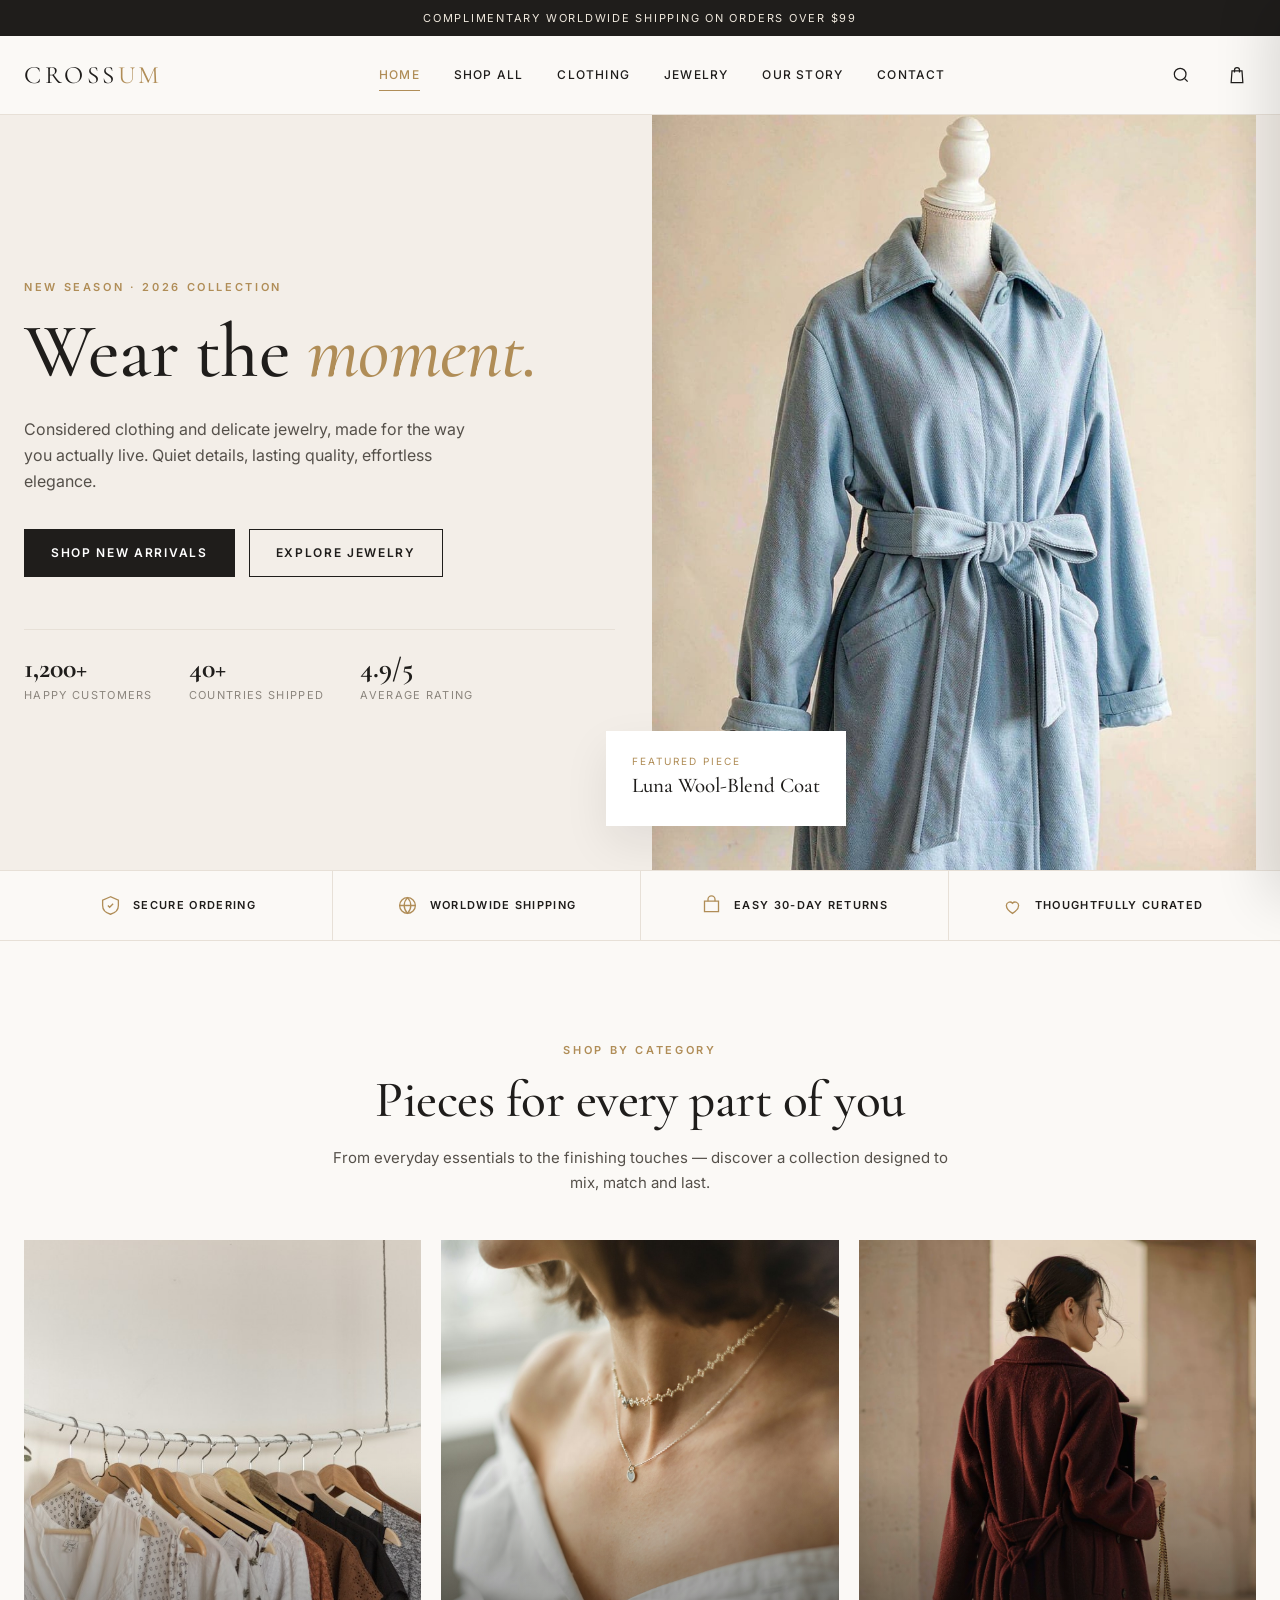
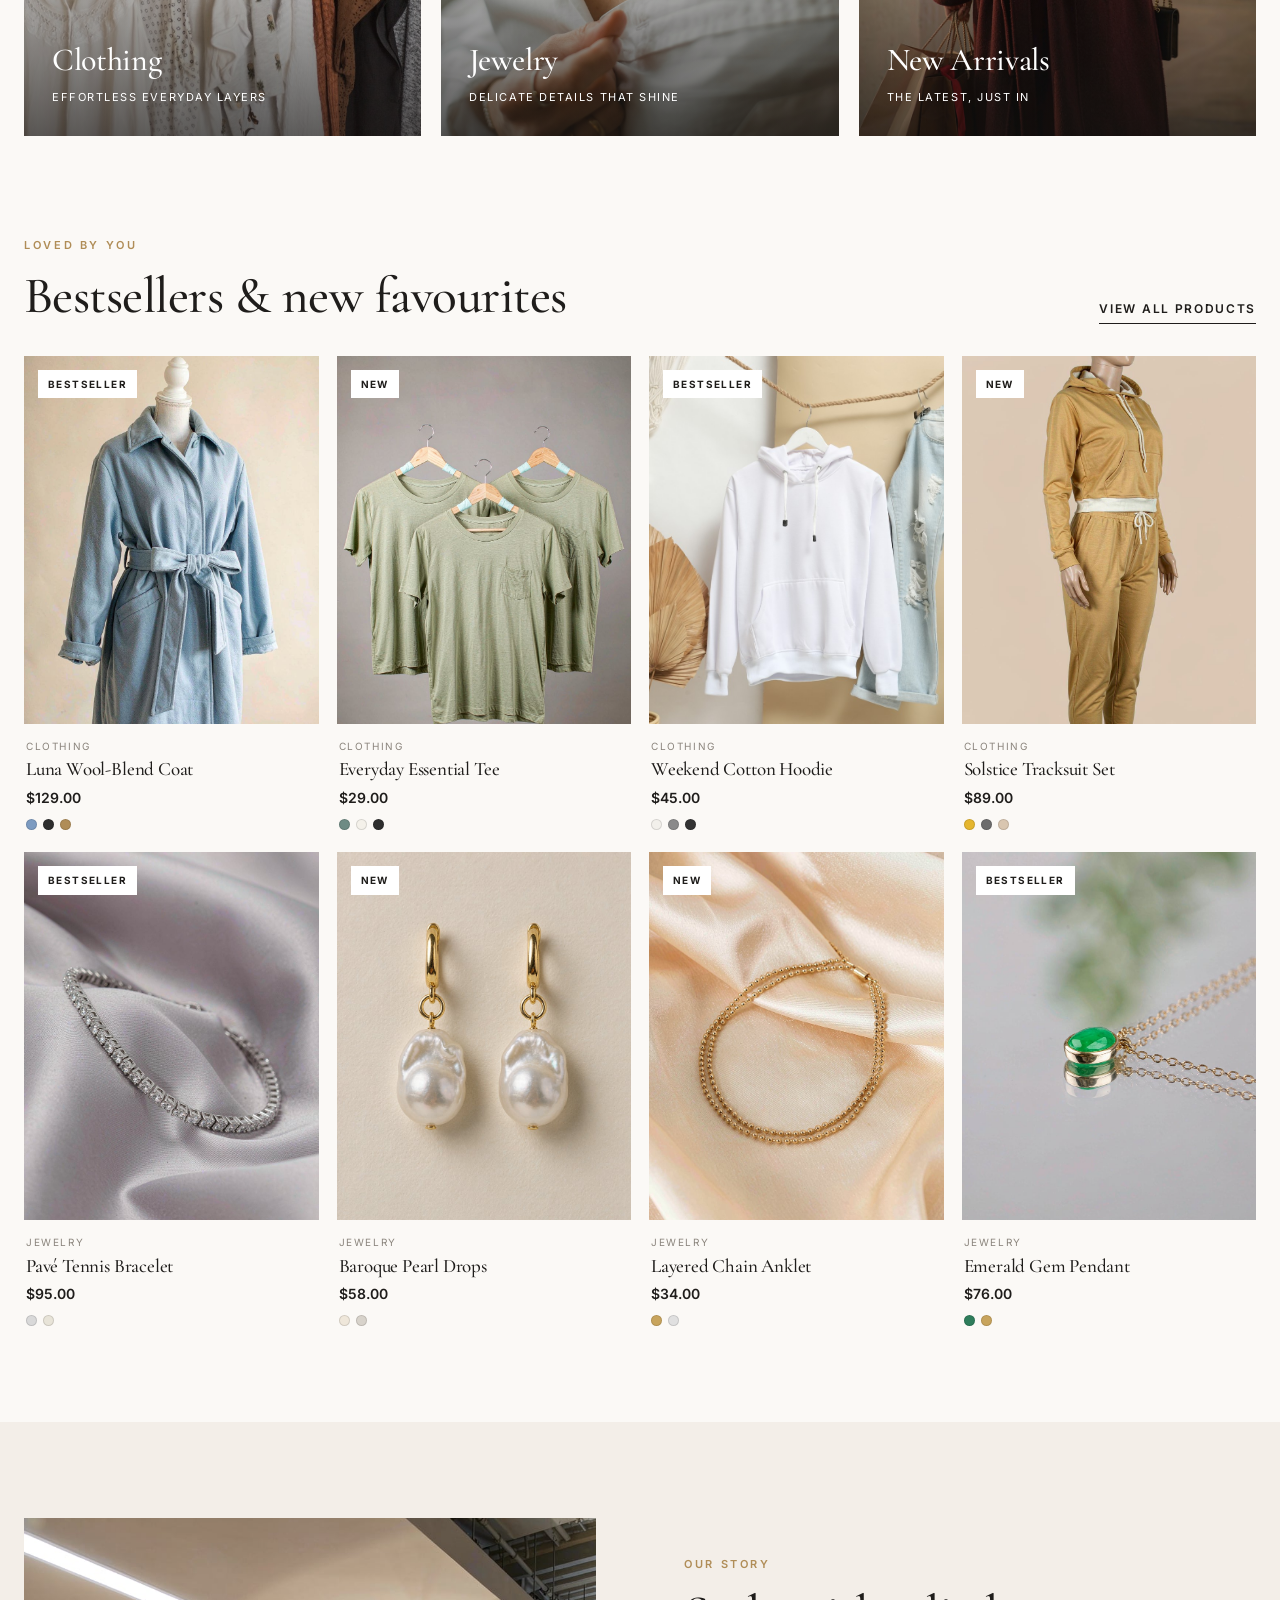
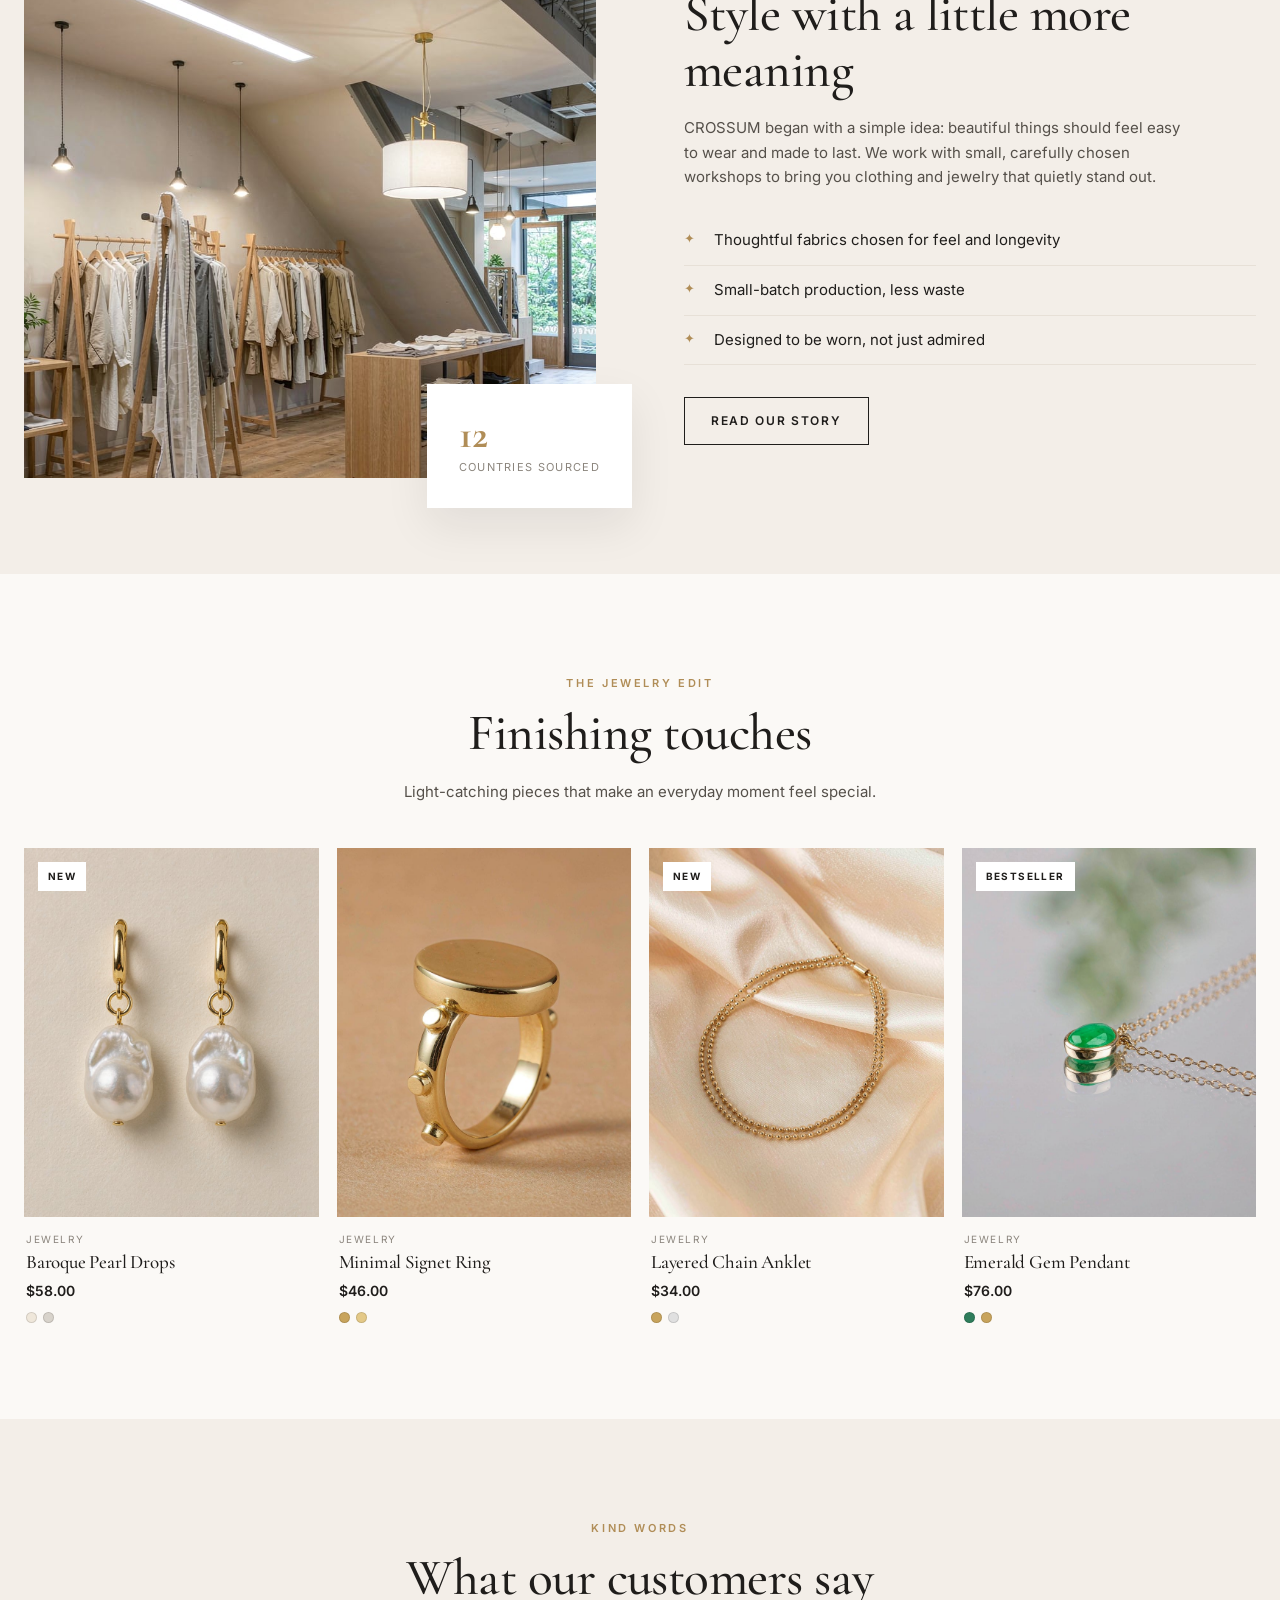
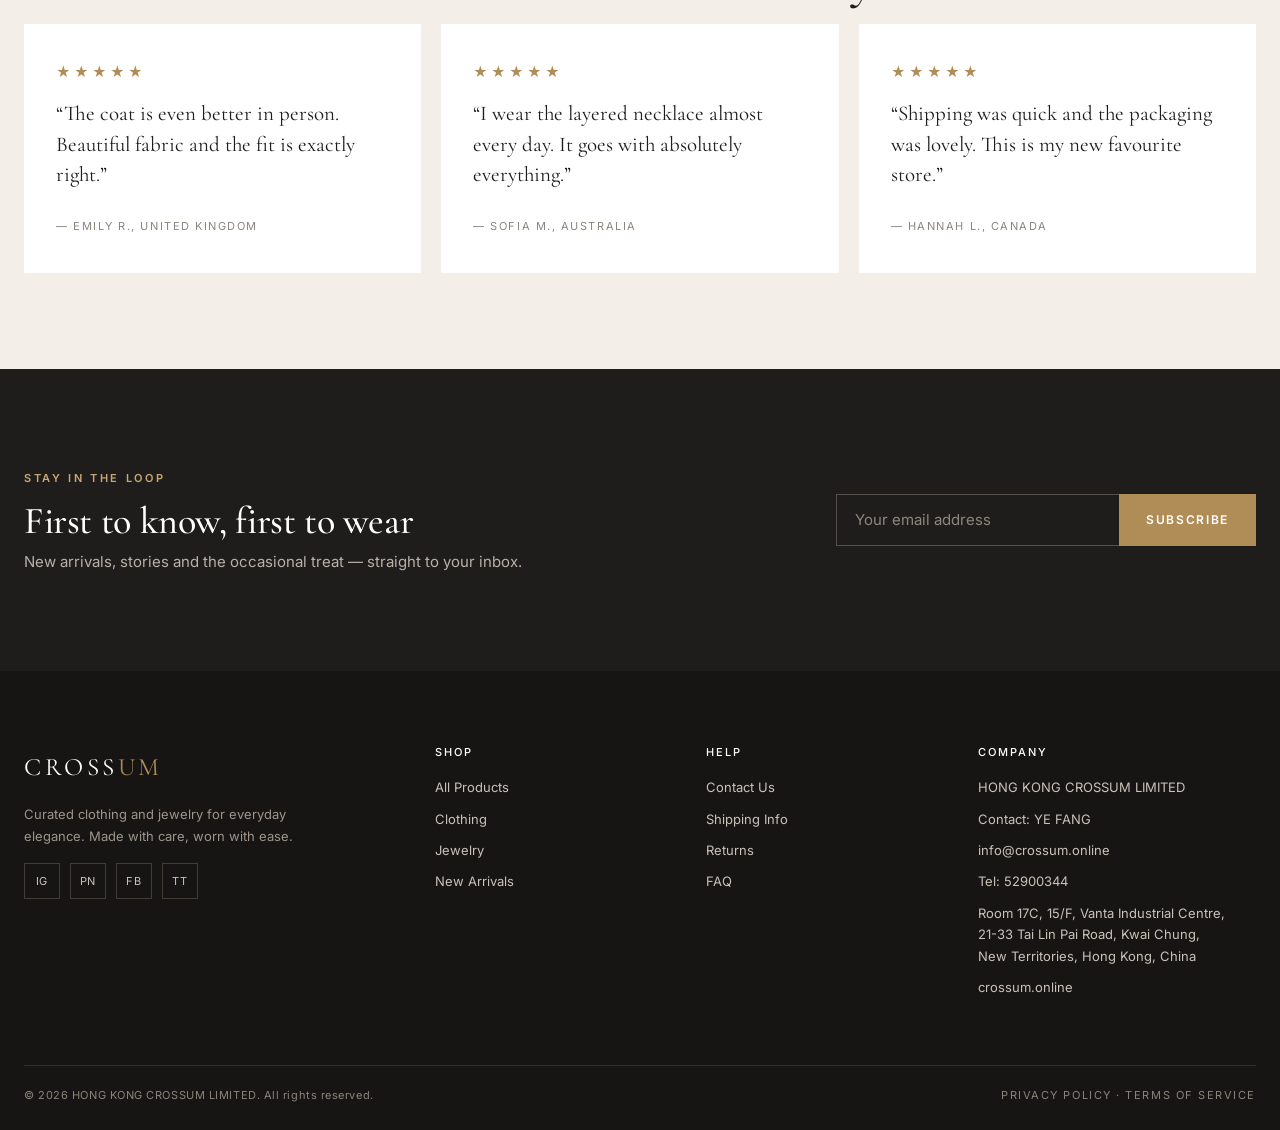
<file: index.html>
<!DOCTYPE html>
<html lang="en">
<head>
  <meta charset="UTF-8">
  <meta name="viewport" content="width=device-width, initial-scale=1.0">
  <title>CROSSUM | Effortless Style, Thoughtfully Made</title>
  <meta name="description" content="CROSSUM — curated clothing and jewelry for everyday elegance. Worldwide shipping.">
  <link rel="canonical" href="https://crossum.online/">
  <meta property="og:site_name" content="CROSSUM">
  <link rel="preconnect" href="https://fonts.googleapis.com">
  <link rel="preconnect" href="https://fonts.gstatic.com" crossorigin>
  <link href="https://fonts.googleapis.com/css2?family=Cormorant+Garamond:ital,wght@0,400;0,500;0,600;1,400;1,500&family=Inter:wght@400;500;600;700&display=swap" rel="stylesheet">
  <link rel="stylesheet" href="css/style.css">
</head>
<body>

  <div class="announcement">Complimentary worldwide shipping on orders over $99</div>

  <header class="site-header">
    <div class="container header-inner">
      <button class="icon-btn menu-toggle" id="mobile-toggle" aria-label="Open menu">
        <svg viewBox="0 0 24 24" fill="none" stroke="currentColor" stroke-width="1.6"><path d="M3 6h18M3 12h18M3 18h18"/></svg>
      </button>
      <a href="index.html" class="logo">CROSS<span>UM</span></a>
      <nav class="main-nav">
        <a href="index.html" class="active">Home</a>
        <a href="shop.html">Shop All</a>
        <a href="shop.html?category=clothing">Clothing</a>
        <a href="shop.html?category=jewelry">Jewelry</a>
        <a href="about.html">Our Story</a>
        <a href="contact.html">Contact</a>
      </nav>
      <div class="header-actions">
        <a class="icon-btn" href="shop.html" aria-label="Search products">
          <svg viewBox="0 0 24 24" fill="none" stroke="currentColor" stroke-width="1.5"><circle cx="11" cy="11" r="7"/><path d="m20 20-3.5-3.5"/></svg>
        </a>
        <button class="icon-btn cart-open" aria-label="Open shopping bag">
          <svg viewBox="0 0 24 24" fill="none" stroke="currentColor" stroke-width="1.5"><path d="M6 7h12l1 14H5L6 7Z"/><path d="M9 9V6a3 3 0 0 1 6 0v3"/></svg>
          <span class="cart-count">0</span>
        </button>
      </div>
    </div>
  </header>

  <div class="mobile-menu" id="mobile-menu">
    <button class="close-btn" id="mobile-close" aria-label="Close menu" style="position:absolute;top:20px;right:24px">×</button>
    <a href="index.html">Home</a>
    <a href="shop.html">Shop All</a>
    <a href="shop.html?category=clothing">Clothing</a>
    <a href="shop.html?category=jewelry">Jewelry</a>
    <a href="about.html">Our Story</a>
    <a href="contact.html">Contact</a>
  </div>

  <main>
    <section class="hero">
      <div class="container hero-grid">
        <div class="hero-copy">
          <span class="eyebrow">New Season · 2026 Collection</span>
          <h1>Wear the <em>moment.</em></h1>
          <p class="lead">Considered clothing and delicate jewelry, made for the way you actually live. Quiet details, lasting quality, effortless elegance.</p>
          <div class="hero-buttons">
            <a href="shop.html" class="btn">Shop New Arrivals</a>
            <a href="shop.html?category=jewelry" class="btn btn-outline">Explore Jewelry</a>
          </div>
          <div class="hero-meta">
            <div><strong>1,200+</strong><span>Happy customers</span></div>
            <div><strong>40+</strong><span>Countries shipped</span></div>
            <div><strong>4.9/5</strong><span>Average rating</span></div>
          </div>
        </div>
        <div class="hero-visual">
          <img src="assets/images/product-coat.jpg" alt="Model wearing the Luna wool-blend coat in Milan">
          <div class="hero-tag"><span>Featured Piece</span><strong>Luna Wool-Blend Coat</strong></div>
        </div>
      </div>
    </section>

    <section class="trust-strip">
      <div class="container trust-grid">
        <div class="trust-item">
          <svg viewBox="0 0 24 24" fill="none" stroke="currentColor" stroke-width="1.5"><path d="M12 2 3 6v6c0 5 3.8 8.6 9 10 5.2-1.4 9-5 9-10V6l-9-4Z"/><path d="m9 12 2 2 4-4"/></svg>
          Secure Ordering
        </div>
        <div class="trust-item">
          <svg viewBox="0 0 24 24" fill="none" stroke="currentColor" stroke-width="1.5"><circle cx="12" cy="12" r="9"/><path d="M3 12h18M12 3c2.5 2.7 3.8 5.7 3.8 9S14.5 18.3 12 21c-2.5-2.7-3.8-5.7-3.8-9S9.5 5.7 12 3Z"/></svg>
          Worldwide Shipping
        </div>
        <div class="trust-item">
          <svg viewBox="0 0 24 24" fill="none" stroke="currentColor" stroke-width="1.5"><path d="M4 7h16v12H4z"/><path d="M8 7V5a4 4 0 0 1 8 0v2"/></svg>
          Easy 30-Day Returns
        </div>
        <div class="trust-item">
          <svg viewBox="0 0 24 24" fill="none" stroke="currentColor" stroke-width="1.5"><path d="M12 21s-7-4.4-7-9a4 4 0 0 1 7-2.6A4 4 0 0 1 19 12c0 4.6-7 9-7 9Z"/></svg>
          Thoughtfully Curated
        </div>
      </div>
    </section>

    <section class="section">
      <div class="container">
        <div class="text-center">
          <span class="eyebrow">Shop by Category</span>
          <h2>Pieces for every part of you</h2>
          <p class="section-intro">From everyday essentials to the finishing touches — discover a collection designed to mix, match and last.</p>
        </div>
        <div class="cat-grid">
          <a class="cat-card" href="shop.html?category=clothing">
            <img src="assets/images/product-blouse.jpg" alt="Clothing collection" loading="lazy">
            <div class="cat-card-body"><h3>Clothing</h3><span>Effortless everyday layers</span></div>
          </a>
          <a class="cat-card" href="shop.html?category=jewelry">
            <img src="assets/images/product-layered-necklace.jpg" alt="Jewelry collection" loading="lazy">
            <div class="cat-card-body"><h3>Jewelry</h3><span>Delicate details that shine</span></div>
          </a>
          <a class="cat-card" href="shop.html">
            <img src="assets/images/hero-shopping.jpg" alt="New arrivals" loading="lazy">
            <div class="cat-card-body"><h3>New Arrivals</h3><span>The latest, just in</span></div>
          </a>
        </div>
      </div>
    </section>

    <section class="section" style="padding-top:0">
      <div class="container">
        <div style="display:flex;justify-content:space-between;align-items:end;gap:20px;margin-bottom:32px;flex-wrap:wrap">
          <div>
            <span class="eyebrow">Loved by you</span>
            <h2 style="margin:0">Bestsellers & new favourites</h2>
          </div>
          <a href="shop.html" class="link-underline">View all products</a>
        </div>
        <div class="product-grid" id="featured-grid"></div>
      </div>
    </section>

    <section class="section" style="background:var(--paper-2)">
      <div class="container story-grid">
        <div class="story-visual">
          <img src="assets/images/about-store.jpg" alt="The CROSSUM studio" loading="lazy">
          <div class="story-note"><strong>12</strong><span>Countries sourced</span></div>
        </div>
        <div class="story-copy">
          <span class="eyebrow">Our Story</span>
          <h2>Style with a little more meaning</h2>
          <p>CROSSUM began with a simple idea: beautiful things should feel easy to wear and made to last. We work with small, carefully chosen workshops to bring you clothing and jewelry that quietly stand out.</p>
          <ul class="story-list">
            <li>Thoughtful fabrics chosen for feel and longevity</li>
            <li>Small-batch production, less waste</li>
            <li>Designed to be worn, not just admired</li>
          </ul>
          <a href="about.html" class="btn btn-outline">Read our story</a>
        </div>
      </div>
    </section>

    <section class="section">
      <div class="container">
        <div class="text-center">
          <span class="eyebrow">The Jewelry Edit</span>
          <h2>Finishing touches</h2>
          <p class="section-intro">Light-catching pieces that make an everyday moment feel special.</p>
        </div>
        <div class="product-grid" id="new-grid"></div>
      </div>
    </section>

    <section class="section testimonials">
      <div class="container">
        <div class="text-center">
          <span class="eyebrow">Kind words</span>
          <h2>What our customers say</h2>
        </div>
        <div class="testi-grid">
          <div class="testi-card">
            <div class="stars">★★★★★</div>
            <blockquote>“The coat is even better in person. Beautiful fabric and the fit is exactly right.”</blockquote>
            <cite>— Emily R., United Kingdom</cite>
          </div>
          <div class="testi-card">
            <div class="stars">★★★★★</div>
            <blockquote>“I wear the layered necklace almost every day. It goes with absolutely everything.”</blockquote>
            <cite>— Sofia M., Australia</cite>
          </div>
          <div class="testi-card">
            <div class="stars">★★★★★</div>
            <blockquote>“Shipping was quick and the packaging was lovely. This is my new favourite store.”</blockquote>
            <cite>— Hannah L., Canada</cite>
          </div>
        </div>
      </div>
    </section>

    <section class="section newsletter">
      <div class="container">
        <div>
          <span class="eyebrow" style="color:#c9a873">Stay in the loop</span>
          <h2>First to know, first to wear</h2>
          <p>New arrivals, stories and the occasional treat — straight to your inbox.</p>
        </div>
        <form class="newsletter-form" id="newsletter-form">
          <input type="email" placeholder="Your email address" aria-label="Email address" required>
          <button type="submit" class="btn btn-gold">Subscribe</button>
        </form>
      </div>
    </section>
  </main>

  <footer class="site-footer">
    <div class="container footer-grid">
      <div>
        <a href="index.html" class="logo">CROSS<span>UM</span></a>
        <p>Curated clothing and jewelry for everyday elegance. Made with care, worn with ease.</p>
        <div class="socials">
          <a href="#" aria-label="Instagram">IG</a><a href="#" aria-label="Pinterest">PN</a><a href="#" aria-label="Facebook">FB</a><a href="#" aria-label="TikTok">TT</a>
        </div>
      </div>
      <div>
        <h4>Shop</h4>
        <ul><li><a href="shop.html">All Products</a></li><li><a href="shop.html?category=clothing">Clothing</a></li><li><a href="shop.html?category=jewelry">Jewelry</a></li><li><a href="shop.html">New Arrivals</a></li></ul>
      </div>
      <div>
        <h4>Help</h4>
        <ul><li><a href="contact.html">Contact Us</a></li><li><a href="contact.html">Shipping Info</a></li><li><a href="contact.html">Returns</a></li><li><a href="contact.html">FAQ</a></li></ul>
      </div>
      <div>
        <h4>Company</h4>
        <ul>
          <li>HONG KONG CROSSUM LIMITED</li>
          <li>Contact: YE FANG</li>
          <li><a href="mailto:info@crossum.online">info@crossum.online</a></li>
          <li>Tel: 52900344</li>
          <li>Room 17C, 15/F, Vanta Industrial Centre,<br>21-33 Tai Lin Pai Road, Kwai Chung,<br>New Territories, Hong Kong, China</li>
          <li><a href="https://crossum.online" target="_blank" rel="noopener">crossum.online</a></li>
        </ul>
      </div>
    </div>
    <div class="container footer-bottom">
      <span>© 2026 HONG KONG CROSSUM LIMITED. All rights reserved.</span>
      <span>Privacy Policy · Terms of Service</span>
    </div>
  </footer>

  <div class="drawer-overlay" id="drawer-overlay"></div>
  <aside class="cart-drawer" id="cart-drawer" aria-label="Shopping bag">
    <div class="drawer-head"><h2>Your Bag</h2><button class="close-btn" id="drawer-close" aria-label="Close bag">×</button></div>
    <div class="cart-items" id="cart-items"></div>
    <div class="drawer-foot">
      <div class="subtotal-row"><span>Subtotal</span><strong id="cart-subtotal">$0.00</strong></div>
      <p class="drawer-note">Shipping calculated at checkout. Taxes included.</p>
      <button type="button" class="btn btn-block" id="checkout-btn">Proceed to Checkout</button>
    </div>
  </aside>

  <div class="modal-overlay" id="soon-modal">
    <div class="soon-modal" role="dialog" aria-modal="true" aria-labelledby="soon-title">
      <button class="close-btn" data-close-soon aria-label="Close" style="position:absolute;top:12px;right:16px">×</button>
      <div class="soon-icon">✦</div>
      <h2 id="soon-title">Coming Soon!</h2>
      <p>Online payment is not available just yet. We are getting everything ready — thank you for your patience.</p>
      <button type="button" class="btn" data-close-soon>Continue Browsing</button>
    </div>
  </div>
  <div class="toast" id="toast"></div>

  <script src="js/products.js"></script>
  <script src="js/main.js"></script>
</body>
</html>
</file>
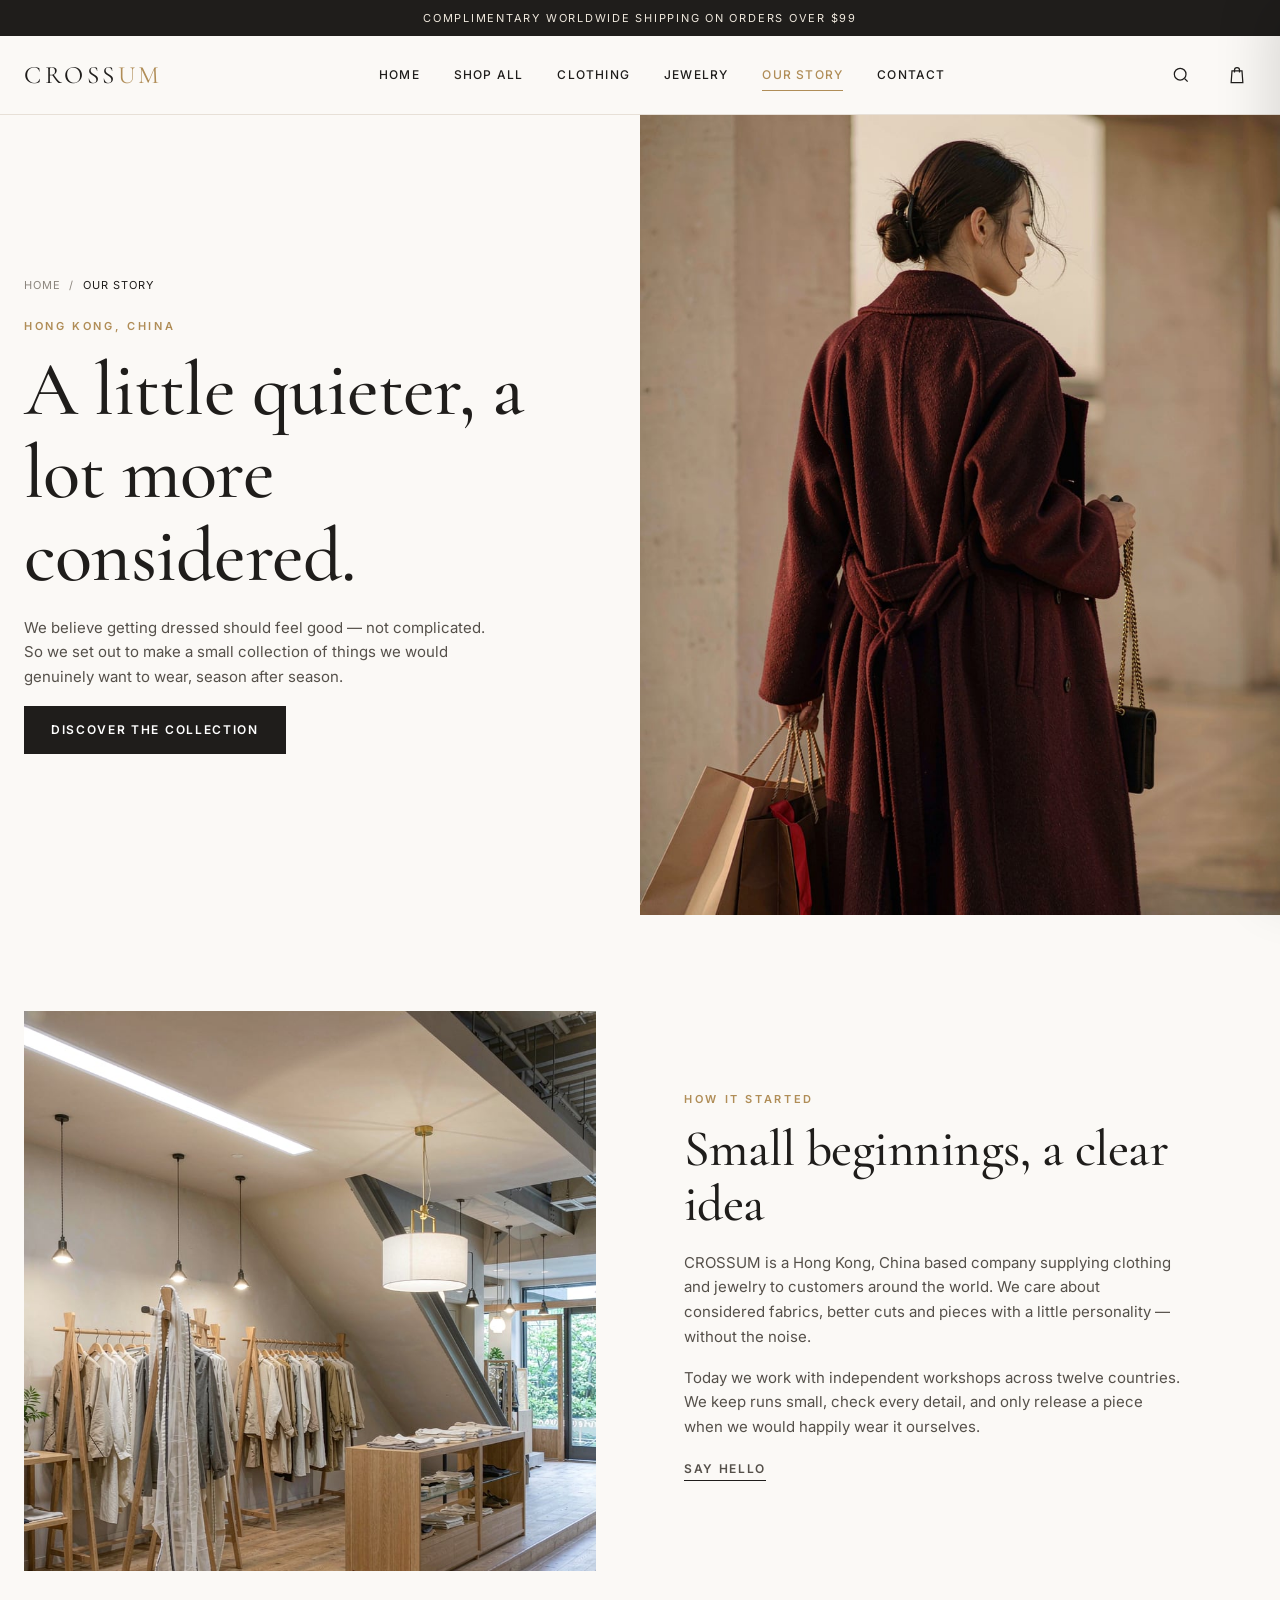
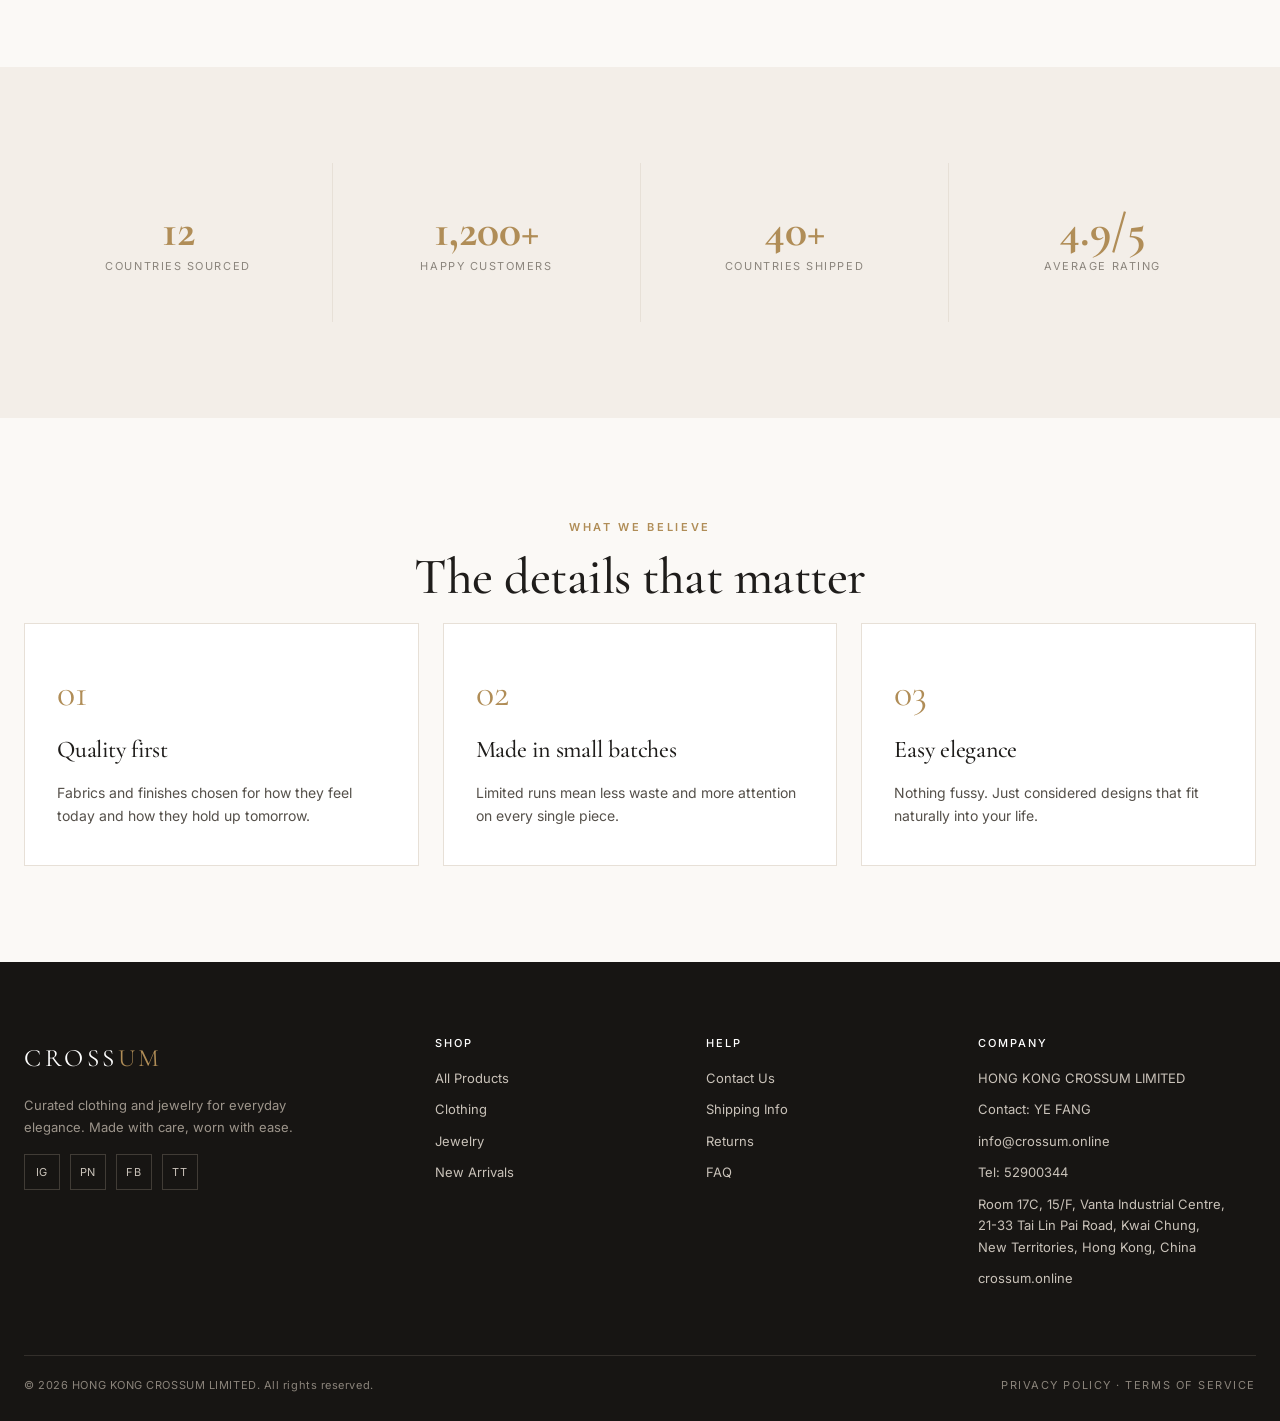
<file: about.html>
<!DOCTYPE html>
<html lang="en">
<head>
  <meta charset="UTF-8">
  <meta name="viewport" content="width=device-width, initial-scale=1.0">
  <title>Our Story | CROSSUM</title>
  <meta name="description" content="The story behind CROSSUM — considered clothing and jewelry for everyday elegance.">
  <link rel="canonical" href="https://crossum.online/about.html">
  <meta property="og:site_name" content="CROSSUM">
  <link rel="preconnect" href="https://fonts.googleapis.com">
  <link rel="preconnect" href="https://fonts.gstatic.com" crossorigin>
  <link href="https://fonts.googleapis.com/css2?family=Cormorant+Garamond:ital,wght@0,400;0,500;0,600;1,400;1,500&family=Inter:wght@400;500;600;700&display=swap" rel="stylesheet">
  <link rel="stylesheet" href="css/style.css">
</head>
<body>

  <div class="announcement">Complimentary worldwide shipping on orders over $99</div>

  <header class="site-header">
    <div class="container header-inner">
      <button class="icon-btn menu-toggle" id="mobile-toggle" aria-label="Open menu">
        <svg viewBox="0 0 24 24" fill="none" stroke="currentColor" stroke-width="1.6"><path d="M3 6h18M3 12h18M3 18h18"/></svg>
      </button>
      <a href="index.html" class="logo">CROSS<span>UM</span></a>
      <nav class="main-nav">
        <a href="index.html">Home</a>
        <a href="shop.html">Shop All</a>
        <a href="shop.html?category=clothing">Clothing</a>
        <a href="shop.html?category=jewelry">Jewelry</a>
        <a href="about.html" class="active">Our Story</a>
        <a href="contact.html">Contact</a>
      </nav>
      <div class="header-actions">
        <a class="icon-btn" href="shop.html" aria-label="Search products">
          <svg viewBox="0 0 24 24" fill="none" stroke="currentColor" stroke-width="1.5"><circle cx="11" cy="11" r="7"/><path d="m20 20-3.5-3.5"/></svg>
        </a>
        <button class="icon-btn cart-open" aria-label="Open shopping bag">
          <svg viewBox="0 0 24 24" fill="none" stroke="currentColor" stroke-width="1.5"><path d="M6 7h12l1 14H5L6 7Z"/><path d="M9 9V6a3 3 0 0 1 6 0v3"/></svg>
          <span class="cart-count">0</span>
        </button>
      </div>
    </div>
  </header>

  <div class="mobile-menu" id="mobile-menu">
    <button class="close-btn" id="mobile-close" aria-label="Close menu" style="position:absolute;top:20px;right:24px">×</button>
    <a href="index.html">Home</a><a href="shop.html">Shop All</a><a href="shop.html?category=clothing">Clothing</a><a href="shop.html?category=jewelry">Jewelry</a><a href="about.html">Our Story</a><a href="contact.html">Contact</a>
  </div>

  <main>
    <section class="about-hero">
      <div class="about-hero-copy">
        <div class="container" style="width:auto;padding-left:max(24px, calc((100vw - 1320px)/2))">
          <div class="breadcrumb" style="justify-content:flex-start"><a href="index.html">Home</a><span>/</span><span>Our Story</span></div>
          <span class="eyebrow">Hong Kong, China</span>
          <h1>A little quieter, a lot more considered.</h1>
          <p style="color:var(--ink-soft);max-width:470px">We believe getting dressed should feel good — not complicated. So we set out to make a small collection of things we would genuinely want to wear, season after season.</p>
          <a href="shop.html" class="btn">Discover the collection</a>
        </div>
      </div>
      <img src="assets/images/hero-shopping.jpg" alt="CROSSUM style">
    </section>

    <section class="section">
      <div class="container story-grid">
        <div class="story-visual">
          <img src="assets/images/about-store.jpg" alt="Our studio" loading="lazy">
        </div>
        <div class="story-copy">
          <span class="eyebrow">How it started</span>
          <h2>Small beginnings, a clear idea</h2>
          <p>CROSSUM is a Hong Kong, China based company supplying clothing and jewelry to customers around the world. We care about considered fabrics, better cuts and pieces with a little personality — without the noise.</p>
          <p>Today we work with independent workshops across twelve countries. We keep runs small, check every detail, and only release a piece when we would happily wear it ourselves.</p>
          <p class="text-center" style="text-align:left"><a href="contact.html" class="link-underline">Say hello</a></p>
        </div>
      </div>
    </section>

    <section class="section stats-band">
      <div class="container stats-grid">
        <div><strong>12</strong><span>Countries sourced</span></div>
        <div><strong>1,200+</strong><span>Happy customers</span></div>
        <div><strong>40+</strong><span>Countries shipped</span></div>
        <div><strong>4.9/5</strong><span>Average rating</span></div>
      </div>
    </section>

    <section class="section">
      <div class="container">
        <div class="text-center">
          <span class="eyebrow">What we believe</span>
          <h2>The details that matter</h2>
        </div>
        <div class="values-grid">
          <div class="value-card"><div class="value-num">01</div><h3>Quality first</h3><p>Fabrics and finishes chosen for how they feel today and how they hold up tomorrow.</p></div>
          <div class="value-card"><div class="value-num">02</div><h3>Made in small batches</h3><p>Limited runs mean less waste and more attention on every single piece.</p></div>
          <div class="value-card"><div class="value-num">03</div><h3>Easy elegance</h3><p>Nothing fussy. Just considered designs that fit naturally into your life.</p></div>
        </div>
      </div>
    </section>
  </main>

  <footer class="site-footer">
    <div class="container footer-grid">
      <div>
        <a href="index.html" class="logo">CROSS<span>UM</span></a>
        <p>Curated clothing and jewelry for everyday elegance. Made with care, worn with ease.</p>
        <div class="socials"><a href="#">IG</a><a href="#">PN</a><a href="#">FB</a><a href="#">TT</a></div>
      </div>
      <div><h4>Shop</h4><ul><li><a href="shop.html">All Products</a></li><li><a href="shop.html?category=clothing">Clothing</a></li><li><a href="shop.html?category=jewelry">Jewelry</a></li><li><a href="shop.html">New Arrivals</a></li></ul></div>
      <div><h4>Help</h4><ul><li><a href="contact.html">Contact Us</a></li><li><a href="contact.html">Shipping Info</a></li><li><a href="contact.html">Returns</a></li><li><a href="contact.html">FAQ</a></li></ul></div>
      <div>
        <h4>Company</h4>
        <ul>
          <li>HONG KONG CROSSUM LIMITED</li>
          <li>Contact: YE FANG</li>
          <li><a href="mailto:info@crossum.online">info@crossum.online</a></li>
          <li>Tel: 52900344</li>
          <li>Room 17C, 15/F, Vanta Industrial Centre,<br>21-33 Tai Lin Pai Road, Kwai Chung,<br>New Territories, Hong Kong, China</li>
          <li><a href="https://crossum.online" target="_blank" rel="noopener">crossum.online</a></li>
        </ul>
      </div>
    </div>
    <div class="container footer-bottom"><span>© 2026 HONG KONG CROSSUM LIMITED. All rights reserved.</span><span>Privacy Policy · Terms of Service</span></div>
  </footer>

  <div class="drawer-overlay" id="drawer-overlay"></div>
  <aside class="cart-drawer" id="cart-drawer" aria-label="Shopping bag">
    <div class="drawer-head"><h2>Your Bag</h2><button class="close-btn" id="drawer-close" aria-label="Close bag">×</button></div>
    <div class="cart-items" id="cart-items"></div>
    <div class="drawer-foot">
      <div class="subtotal-row"><span>Subtotal</span><strong id="cart-subtotal">$0.00</strong></div>
      <p class="drawer-note">Shipping calculated at checkout. Taxes included.</p>
      <button type="button" class="btn btn-block" id="checkout-btn">Proceed to Checkout</button>
    </div>
  </aside>

  <div class="modal-overlay" id="soon-modal">
    <div class="soon-modal" role="dialog" aria-modal="true" aria-labelledby="soon-title">
      <button class="close-btn" data-close-soon aria-label="Close" style="position:absolute;top:12px;right:16px">×</button>
      <div class="soon-icon">✦</div>
      <h2 id="soon-title">Coming Soon!</h2>
      <p>Online payment is not available just yet. We are getting everything ready — thank you for your patience.</p>
      <button type="button" class="btn" data-close-soon>Continue Browsing</button>
    </div>
  </div>
  <div class="toast" id="toast"></div>

  <script src="js/products.js"></script>
  <script src="js/main.js"></script>
</body>
</html>
</file>
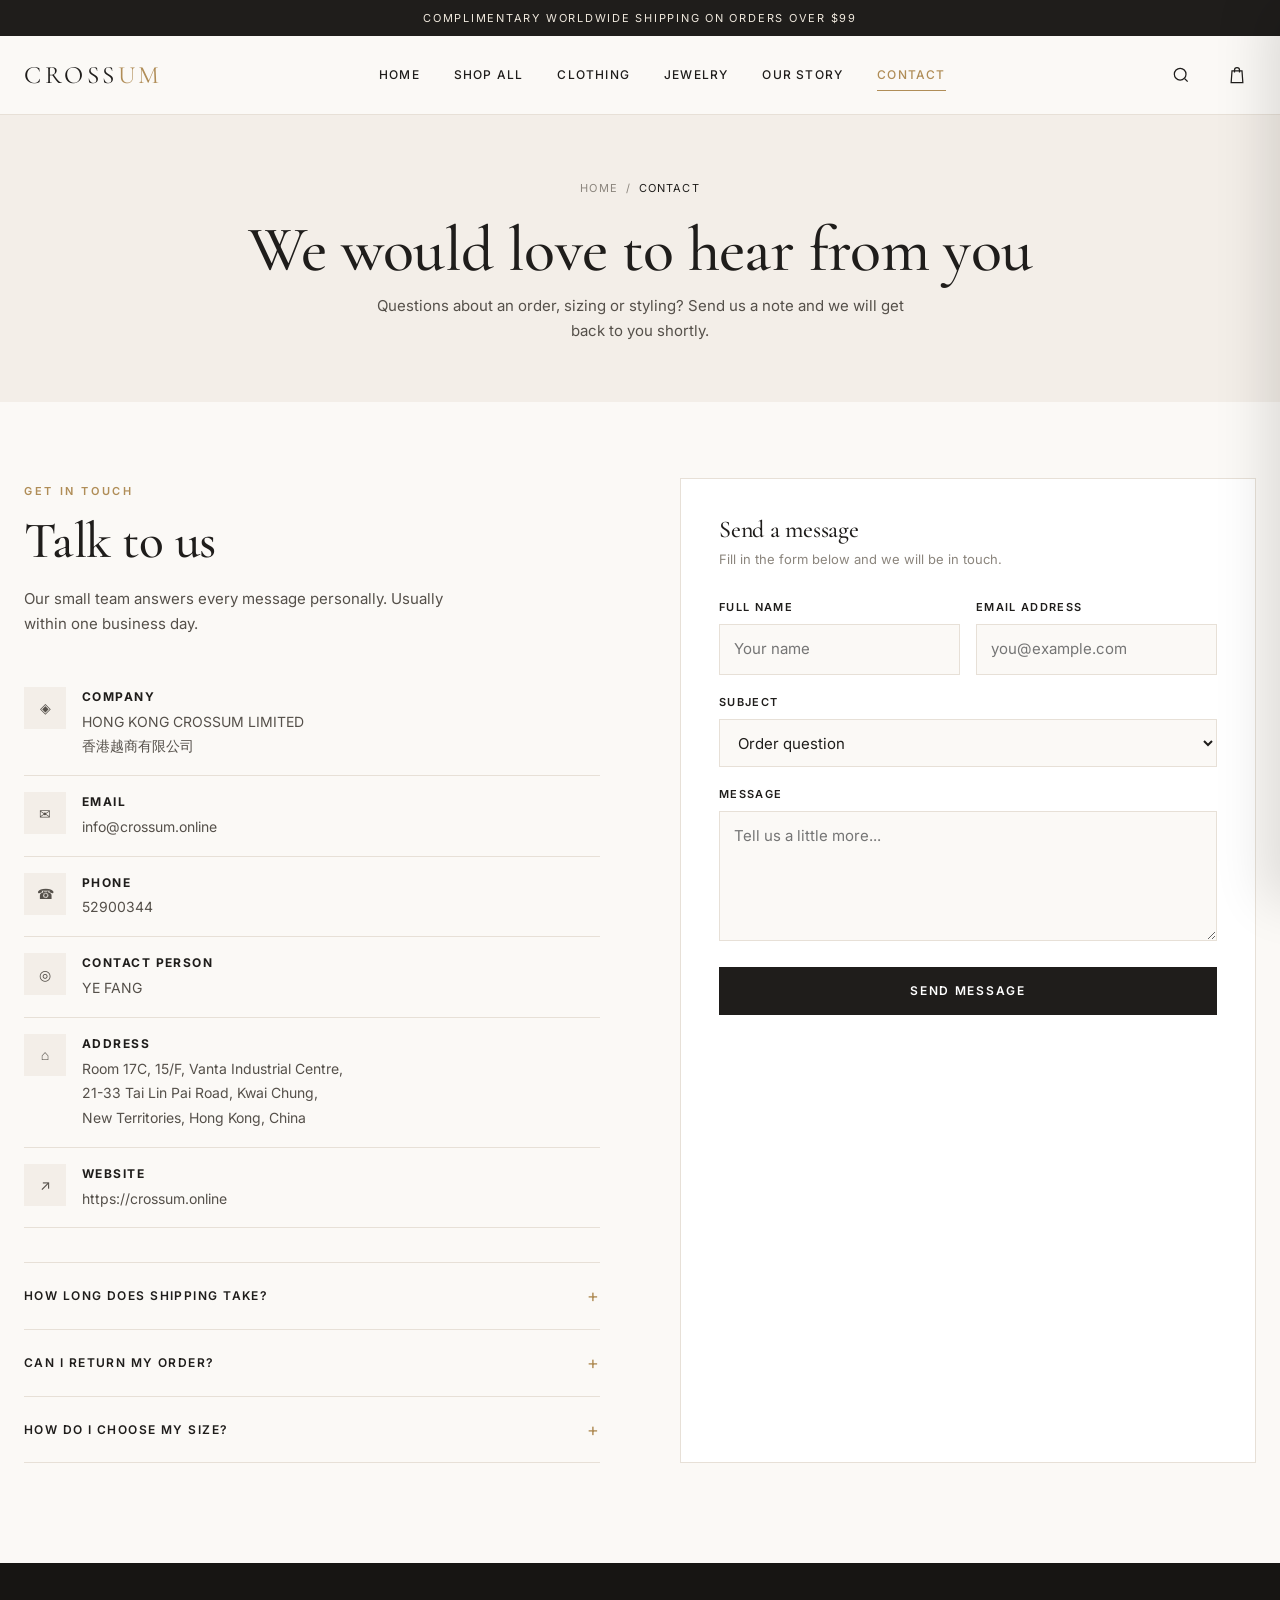
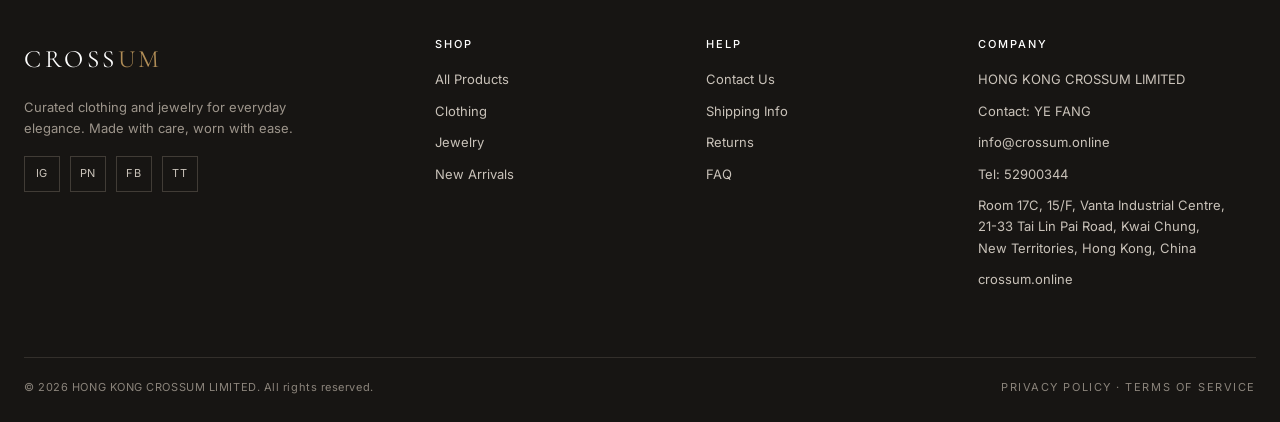
<file: contact.html>
<!DOCTYPE html>
<html lang="en">
<head>
  <meta charset="UTF-8">
  <meta name="viewport" content="width=device-width, initial-scale=1.0">
  <title>Contact Us | CROSSUM</title>
  <meta name="description" content="Get in touch with CROSSUM — we are here to help with orders, styling and more.">
  <link rel="canonical" href="https://crossum.online/contact.html">
  <meta property="og:site_name" content="CROSSUM">
  <link rel="preconnect" href="https://fonts.googleapis.com">
  <link rel="preconnect" href="https://fonts.gstatic.com" crossorigin>
  <link href="https://fonts.googleapis.com/css2?family=Cormorant+Garamond:ital,wght@0,400;0,500;0,600;1,400;1,500&family=Inter:wght@400;500;600;700&display=swap" rel="stylesheet">
  <link rel="stylesheet" href="css/style.css">
</head>
<body>

  <div class="announcement">Complimentary worldwide shipping on orders over $99</div>

  <header class="site-header">
    <div class="container header-inner">
      <button class="icon-btn menu-toggle" id="mobile-toggle" aria-label="Open menu">
        <svg viewBox="0 0 24 24" fill="none" stroke="currentColor" stroke-width="1.6"><path d="M3 6h18M3 12h18M3 18h18"/></svg>
      </button>
      <a href="index.html" class="logo">CROSS<span>UM</span></a>
      <nav class="main-nav">
        <a href="index.html">Home</a>
        <a href="shop.html">Shop All</a>
        <a href="shop.html?category=clothing">Clothing</a>
        <a href="shop.html?category=jewelry">Jewelry</a>
        <a href="about.html">Our Story</a>
        <a href="contact.html" class="active">Contact</a>
      </nav>
      <div class="header-actions">
        <a class="icon-btn" href="shop.html" aria-label="Search products">
          <svg viewBox="0 0 24 24" fill="none" stroke="currentColor" stroke-width="1.5"><circle cx="11" cy="11" r="7"/><path d="m20 20-3.5-3.5"/></svg>
        </a>
        <button class="icon-btn cart-open" aria-label="Open shopping bag">
          <svg viewBox="0 0 24 24" fill="none" stroke="currentColor" stroke-width="1.5"><path d="M6 7h12l1 14H5L6 7Z"/><path d="M9 9V6a3 3 0 0 1 6 0v3"/></svg>
          <span class="cart-count">0</span>
        </button>
      </div>
    </div>
  </header>

  <div class="mobile-menu" id="mobile-menu">
    <button class="close-btn" id="mobile-close" aria-label="Close menu" style="position:absolute;top:20px;right:24px">×</button>
    <a href="index.html">Home</a><a href="shop.html">Shop All</a><a href="shop.html?category=clothing">Clothing</a><a href="shop.html?category=jewelry">Jewelry</a><a href="about.html">Our Story</a><a href="contact.html">Contact</a>
  </div>

  <main>
    <section class="page-head">
      <div class="container">
        <div class="breadcrumb"><a href="index.html">Home</a><span>/</span><span>Contact</span></div>
        <h1>We would love to hear from you</h1>
        <p>Questions about an order, sizing or styling? Send us a note and we will get back to you shortly.</p>
      </div>
    </section>

    <section class="container contact-layout">
      <div class="contact-info">
        <span class="eyebrow">Get in touch</span>
        <h2>Talk to us</h2>
        <p>Our small team answers every message personally. Usually within one business day.</p>
        <ul class="info-list">
          <li><span class="info-icon">◈</span><div><strong>Company</strong><span>HONG KONG CROSSUM LIMITED<br>香港越商有限公司</span></div></li>
          <li><span class="info-icon">✉</span><div><strong>Email</strong><span><a href="mailto:info@crossum.online">info@crossum.online</a></span></div></li>
          <li><span class="info-icon">☎</span><div><strong>Phone</strong><span>52900344</span></div></li>
          <li><span class="info-icon">◎</span><div><strong>Contact Person</strong><span>YE FANG</span></div></li>
          <li><span class="info-icon">⌂</span><div><strong>Address</strong><span>Room 17C, 15/F, Vanta Industrial Centre,<br>21-33 Tai Lin Pai Road, Kwai Chung,<br>New Territories, Hong Kong, China</span></div></li>
          <li><span class="info-icon">↗</span><div><strong>Website</strong><span><a href="https://crossum.online" target="_blank" rel="noopener">https://crossum.online</a></span></div></li>
        </ul>
        <div class="detail-accordion">
          <div class="acc-item">
            <button type="button" class="acc-trigger">How long does shipping take? <span>+</span></button>
            <div class="acc-panel">Standard international delivery usually takes 7–14 business days, depending on your location. You will receive tracking details as soon as your order ships.</div>
          </div>
          <div class="acc-item">
            <button type="button" class="acc-trigger">Can I return my order? <span>+</span></button>
            <div class="acc-panel">Yes. Unworn items can be returned within 30 days of delivery. Please email us first so we can send you the return instructions.</div>
          </div>
          <div class="acc-item">
            <button type="button" class="acc-trigger">How do I choose my size? <span>+</span></button>
            <div class="acc-panel">Each product page lists available sizes. Our pieces are true to size; if you are between sizes, we recommend sizing up for a relaxed fit.</div>
          </div>
        </div>
      </div>

      <div class="contact-form-wrap">
        <h3 style="margin-bottom:6px">Send a message</h3>
        <p style="color:var(--muted);font-size:13px;margin-bottom:28px">Fill in the form below and we will be in touch.</p>
        <form id="contact-form">
          <div class="form-row">
            <div class="field"><label for="c-name">Full Name</label><input id="c-name" type="text" placeholder="Your name" required></div>
            <div class="field"><label for="c-email">Email Address</label><input id="c-email" type="email" placeholder="you@example.com" required></div>
          </div>
          <div class="field">
            <label for="c-subject">Subject</label>
            <select id="c-subject"><option>Order question</option><option>Sizing & fit</option><option>Shipping & returns</option><option>Partnership</option><option>Something else</option></select>
          </div>
          <div class="field"><label for="c-message">Message</label><textarea id="c-message" placeholder="Tell us a little more..." required></textarea></div>
          <button type="submit" class="btn btn-block">Send Message</button>
        </form>
      </div>
    </section>
  </main>

  <footer class="site-footer">
    <div class="container footer-grid">
      <div>
        <a href="index.html" class="logo">CROSS<span>UM</span></a>
        <p>Curated clothing and jewelry for everyday elegance. Made with care, worn with ease.</p>
        <div class="socials"><a href="#">IG</a><a href="#">PN</a><a href="#">FB</a><a href="#">TT</a></div>
      </div>
      <div><h4>Shop</h4><ul><li><a href="shop.html">All Products</a></li><li><a href="shop.html?category=clothing">Clothing</a></li><li><a href="shop.html?category=jewelry">Jewelry</a></li><li><a href="shop.html">New Arrivals</a></li></ul></div>
      <div><h4>Help</h4><ul><li><a href="contact.html">Contact Us</a></li><li><a href="contact.html">Shipping Info</a></li><li><a href="contact.html">Returns</a></li><li><a href="contact.html">FAQ</a></li></ul></div>
      <div>
        <h4>Company</h4>
        <ul>
          <li>HONG KONG CROSSUM LIMITED</li>
          <li>Contact: YE FANG</li>
          <li><a href="mailto:info@crossum.online">info@crossum.online</a></li>
          <li>Tel: 52900344</li>
          <li>Room 17C, 15/F, Vanta Industrial Centre,<br>21-33 Tai Lin Pai Road, Kwai Chung,<br>New Territories, Hong Kong, China</li>
          <li><a href="https://crossum.online" target="_blank" rel="noopener">crossum.online</a></li>
        </ul>
      </div>
    </div>
    <div class="container footer-bottom"><span>© 2026 HONG KONG CROSSUM LIMITED. All rights reserved.</span><span>Privacy Policy · Terms of Service</span></div>
  </footer>

  <div class="drawer-overlay" id="drawer-overlay"></div>
  <aside class="cart-drawer" id="cart-drawer" aria-label="Shopping bag">
    <div class="drawer-head"><h2>Your Bag</h2><button class="close-btn" id="drawer-close" aria-label="Close bag">×</button></div>
    <div class="cart-items" id="cart-items"></div>
    <div class="drawer-foot">
      <div class="subtotal-row"><span>Subtotal</span><strong id="cart-subtotal">$0.00</strong></div>
      <p class="drawer-note">Shipping calculated at checkout. Taxes included.</p>
      <button type="button" class="btn btn-block" id="checkout-btn">Proceed to Checkout</button>
    </div>
  </aside>

  <div class="modal-overlay" id="soon-modal">
    <div class="soon-modal" role="dialog" aria-modal="true" aria-labelledby="soon-title">
      <button class="close-btn" data-close-soon aria-label="Close" style="position:absolute;top:12px;right:16px">×</button>
      <div class="soon-icon">✦</div>
      <h2 id="soon-title">Coming Soon!</h2>
      <p>Online payment is not available just yet. We are getting everything ready — thank you for your patience.</p>
      <button type="button" class="btn" data-close-soon>Continue Browsing</button>
    </div>
  </div>
  <div class="toast" id="toast"></div>

  <script src="js/products.js"></script>
  <script src="js/main.js"></script>
</body>
</html>
</file>
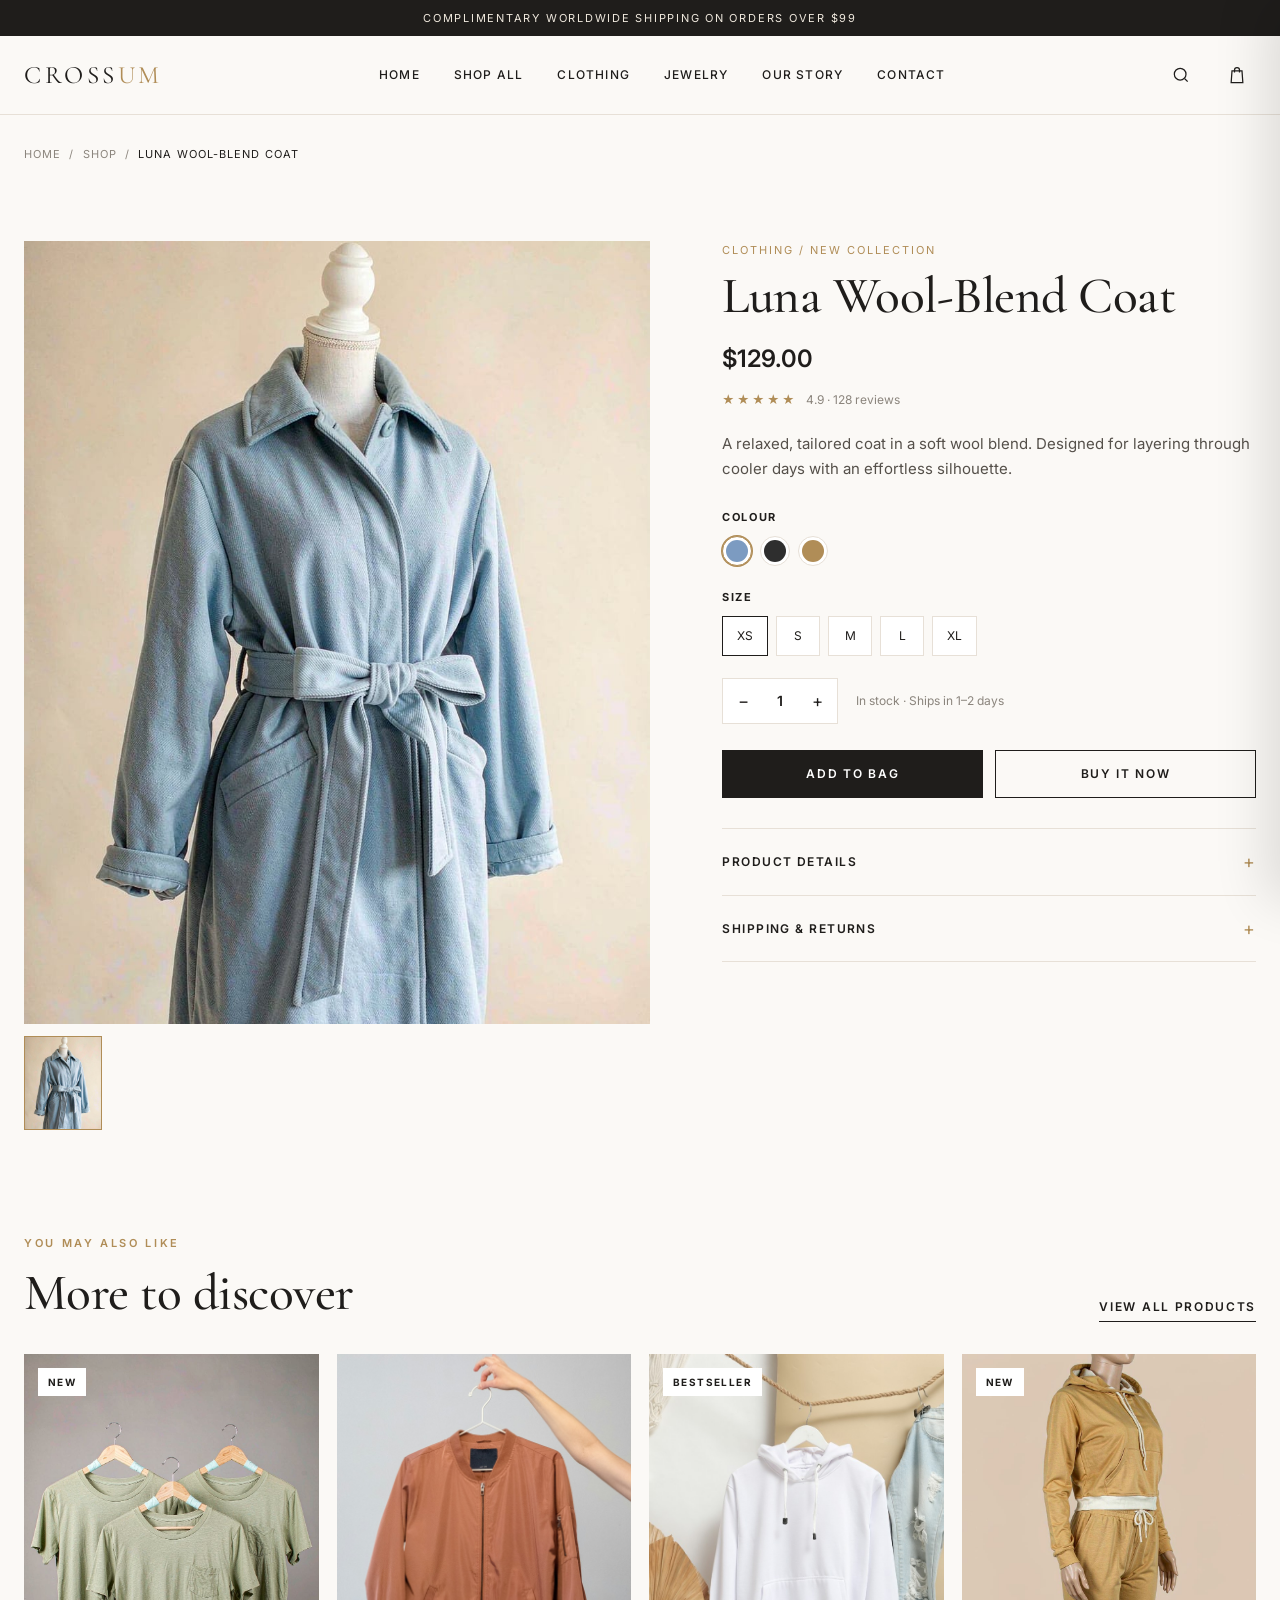
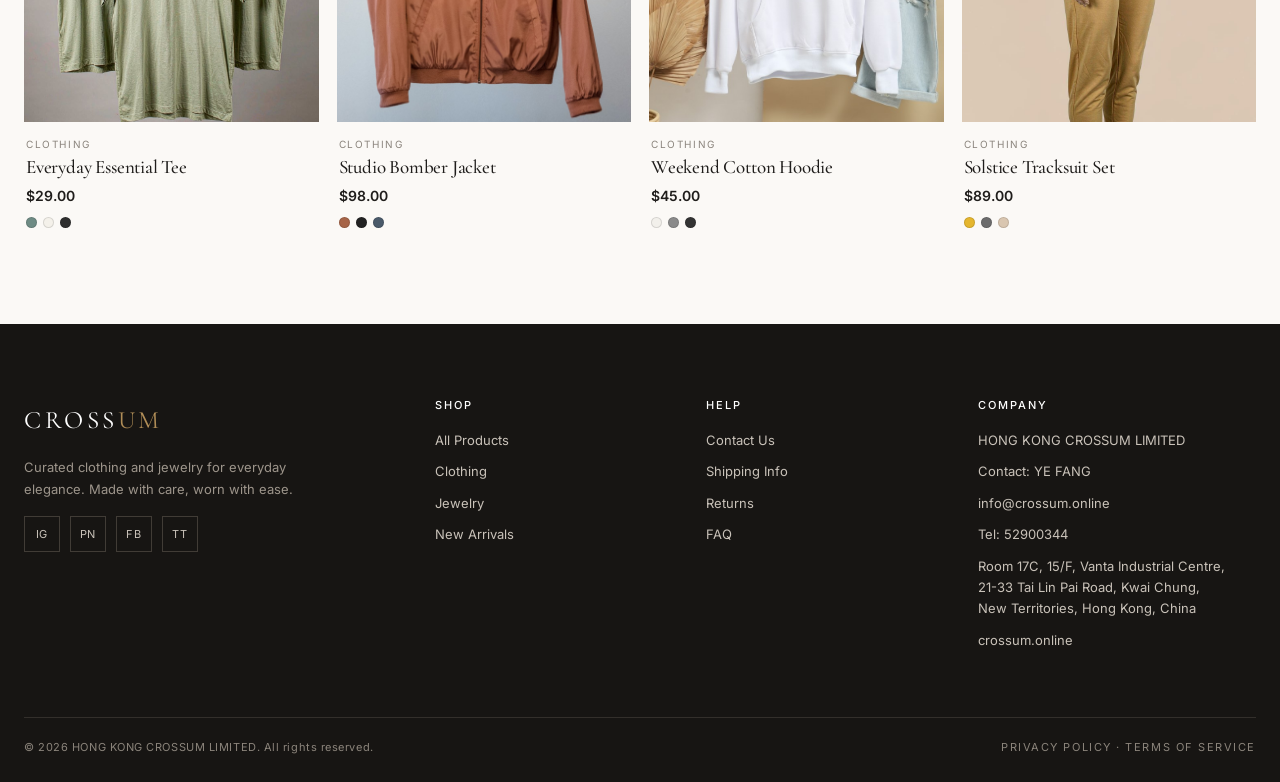
<file: product.html>
<!DOCTYPE html>
<html lang="en">
<head>
  <meta charset="UTF-8">
  <meta name="viewport" content="width=device-width, initial-scale=1.0">
  <title>Product | CROSSUM</title>
  <meta name="description" content="Discover clothing and jewelry from CROSSUM.">
  <link rel="canonical" href="https://crossum.online/product.html">
  <meta property="og:site_name" content="CROSSUM">
  <link rel="preconnect" href="https://fonts.googleapis.com">
  <link rel="preconnect" href="https://fonts.gstatic.com" crossorigin>
  <link href="https://fonts.googleapis.com/css2?family=Cormorant+Garamond:ital,wght@0,400;0,500;0,600;1,400;1,500&family=Inter:wght@400;500;600;700&display=swap" rel="stylesheet">
  <link rel="stylesheet" href="css/style.css">
</head>
<body>

  <div class="announcement">Complimentary worldwide shipping on orders over $99</div>

  <header class="site-header">
    <div class="container header-inner">
      <button class="icon-btn menu-toggle" id="mobile-toggle" aria-label="Open menu">
        <svg viewBox="0 0 24 24" fill="none" stroke="currentColor" stroke-width="1.6"><path d="M3 6h18M3 12h18M3 18h18"/></svg>
      </button>
      <a href="index.html" class="logo">CROSS<span>UM</span></a>
      <nav class="main-nav">
        <a href="index.html">Home</a>
        <a href="shop.html">Shop All</a>
        <a href="shop.html?category=clothing">Clothing</a>
        <a href="shop.html?category=jewelry">Jewelry</a>
        <a href="about.html">Our Story</a>
        <a href="contact.html">Contact</a>
      </nav>
      <div class="header-actions">
        <a class="icon-btn" href="shop.html" aria-label="Search products">
          <svg viewBox="0 0 24 24" fill="none" stroke="currentColor" stroke-width="1.5"><circle cx="11" cy="11" r="7"/><path d="m20 20-3.5-3.5"/></svg>
        </a>
        <button class="icon-btn cart-open" aria-label="Open shopping bag">
          <svg viewBox="0 0 24 24" fill="none" stroke="currentColor" stroke-width="1.5"><path d="M6 7h12l1 14H5L6 7Z"/><path d="M9 9V6a3 3 0 0 1 6 0v3"/></svg>
          <span class="cart-count">0</span>
        </button>
      </div>
    </div>
  </header>

  <div class="mobile-menu" id="mobile-menu">
    <button class="close-btn" id="mobile-close" aria-label="Close menu" style="position:absolute;top:20px;right:24px">×</button>
    <a href="index.html">Home</a><a href="shop.html">Shop All</a><a href="shop.html?category=clothing">Clothing</a><a href="shop.html?category=jewelry">Jewelry</a><a href="about.html">Our Story</a><a href="contact.html">Contact</a>
  </div>

  <main>
    <div class="container" style="padding-top:30px">
      <div class="breadcrumb" style="justify-content:flex-start"><a href="index.html">Home</a><span>/</span><a href="shop.html">Shop</a><span>/</span><span id="crumb-name">Product</span></div>
    </div>
    <section class="container detail-layout" id="product-root"></section>

    <section class="section" style="padding-top:0">
      <div class="container">
        <div style="display:flex;justify-content:space-between;align-items:end;gap:20px;margin-bottom:32px;flex-wrap:wrap">
          <div><span class="eyebrow">You may also like</span><h2 style="margin:0">More to discover</h2></div>
          <a href="shop.html" class="link-underline">View all products</a>
        </div>
        <div class="product-grid" id="related-grid"></div>
      </div>
    </section>
  </main>

  <footer class="site-footer">
    <div class="container footer-grid">
      <div>
        <a href="index.html" class="logo">CROSS<span>UM</span></a>
        <p>Curated clothing and jewelry for everyday elegance. Made with care, worn with ease.</p>
        <div class="socials"><a href="#">IG</a><a href="#">PN</a><a href="#">FB</a><a href="#">TT</a></div>
      </div>
      <div><h4>Shop</h4><ul><li><a href="shop.html">All Products</a></li><li><a href="shop.html?category=clothing">Clothing</a></li><li><a href="shop.html?category=jewelry">Jewelry</a></li><li><a href="shop.html">New Arrivals</a></li></ul></div>
      <div><h4>Help</h4><ul><li><a href="contact.html">Contact Us</a></li><li><a href="contact.html">Shipping Info</a></li><li><a href="contact.html">Returns</a></li><li><a href="contact.html">FAQ</a></li></ul></div>
      <div>
        <h4>Company</h4>
        <ul>
          <li>HONG KONG CROSSUM LIMITED</li>
          <li>Contact: YE FANG</li>
          <li><a href="mailto:info@crossum.online">info@crossum.online</a></li>
          <li>Tel: 52900344</li>
          <li>Room 17C, 15/F, Vanta Industrial Centre,<br>21-33 Tai Lin Pai Road, Kwai Chung,<br>New Territories, Hong Kong, China</li>
          <li><a href="https://crossum.online" target="_blank" rel="noopener">crossum.online</a></li>
        </ul>
      </div>
    </div>
    <div class="container footer-bottom"><span>© 2026 HONG KONG CROSSUM LIMITED. All rights reserved.</span><span>Privacy Policy · Terms of Service</span></div>
  </footer>

  <div class="drawer-overlay" id="drawer-overlay"></div>
  <aside class="cart-drawer" id="cart-drawer" aria-label="Shopping bag">
    <div class="drawer-head"><h2>Your Bag</h2><button class="close-btn" id="drawer-close" aria-label="Close bag">×</button></div>
    <div class="cart-items" id="cart-items"></div>
    <div class="drawer-foot">
      <div class="subtotal-row"><span>Subtotal</span><strong id="cart-subtotal">$0.00</strong></div>
      <p class="drawer-note">Shipping calculated at checkout. Taxes included.</p>
      <button type="button" class="btn btn-block" id="checkout-btn">Proceed to Checkout</button>
    </div>
  </aside>

  <div class="modal-overlay" id="soon-modal">
    <div class="soon-modal" role="dialog" aria-modal="true" aria-labelledby="soon-title">
      <button class="close-btn" data-close-soon aria-label="Close" style="position:absolute;top:12px;right:16px">×</button>
      <div class="soon-icon">✦</div>
      <h2 id="soon-title">Coming Soon!</h2>
      <p>Online payment is not available just yet. We are getting everything ready — thank you for your patience.</p>
      <button type="button" class="btn" data-close-soon>Continue Browsing</button>
    </div>
  </div>
  <div class="toast" id="toast"></div>

  <script src="js/products.js"></script>
  <script src="js/main.js"></script>
</body>
</html>
</file>
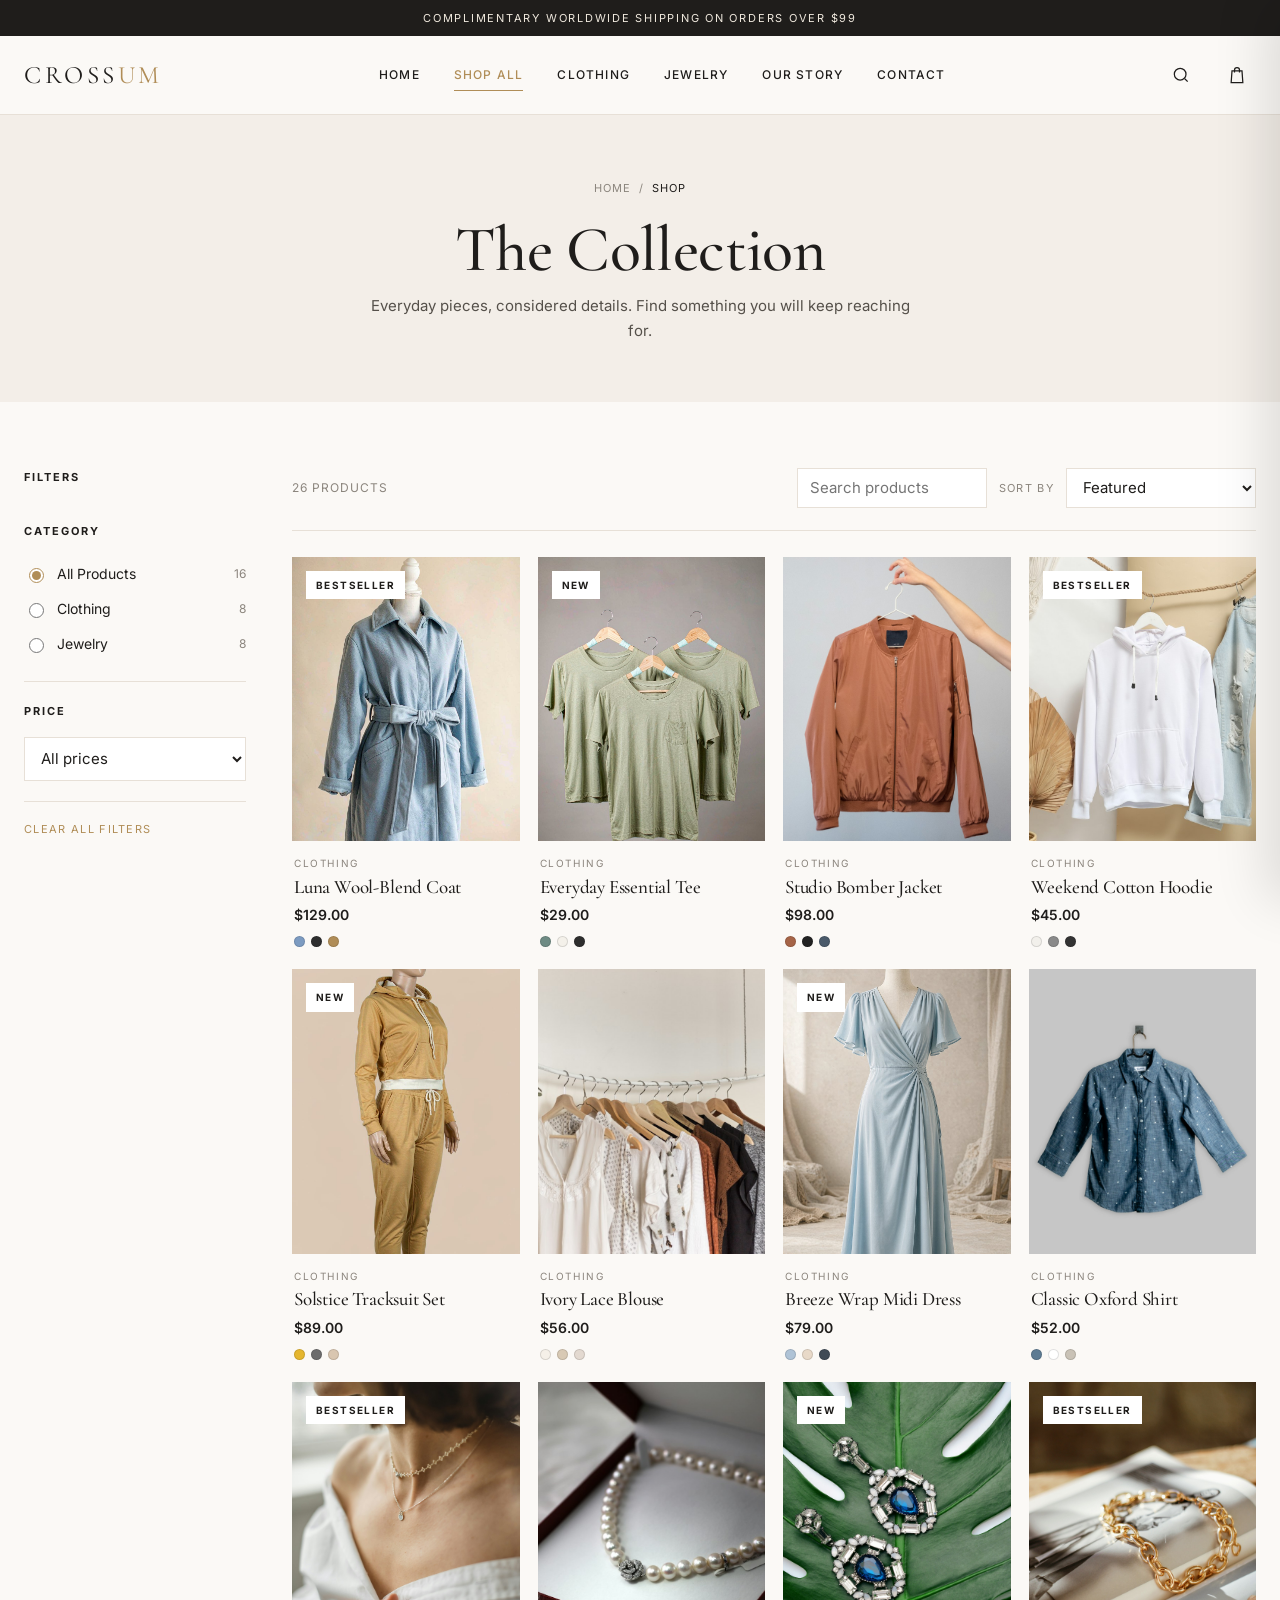
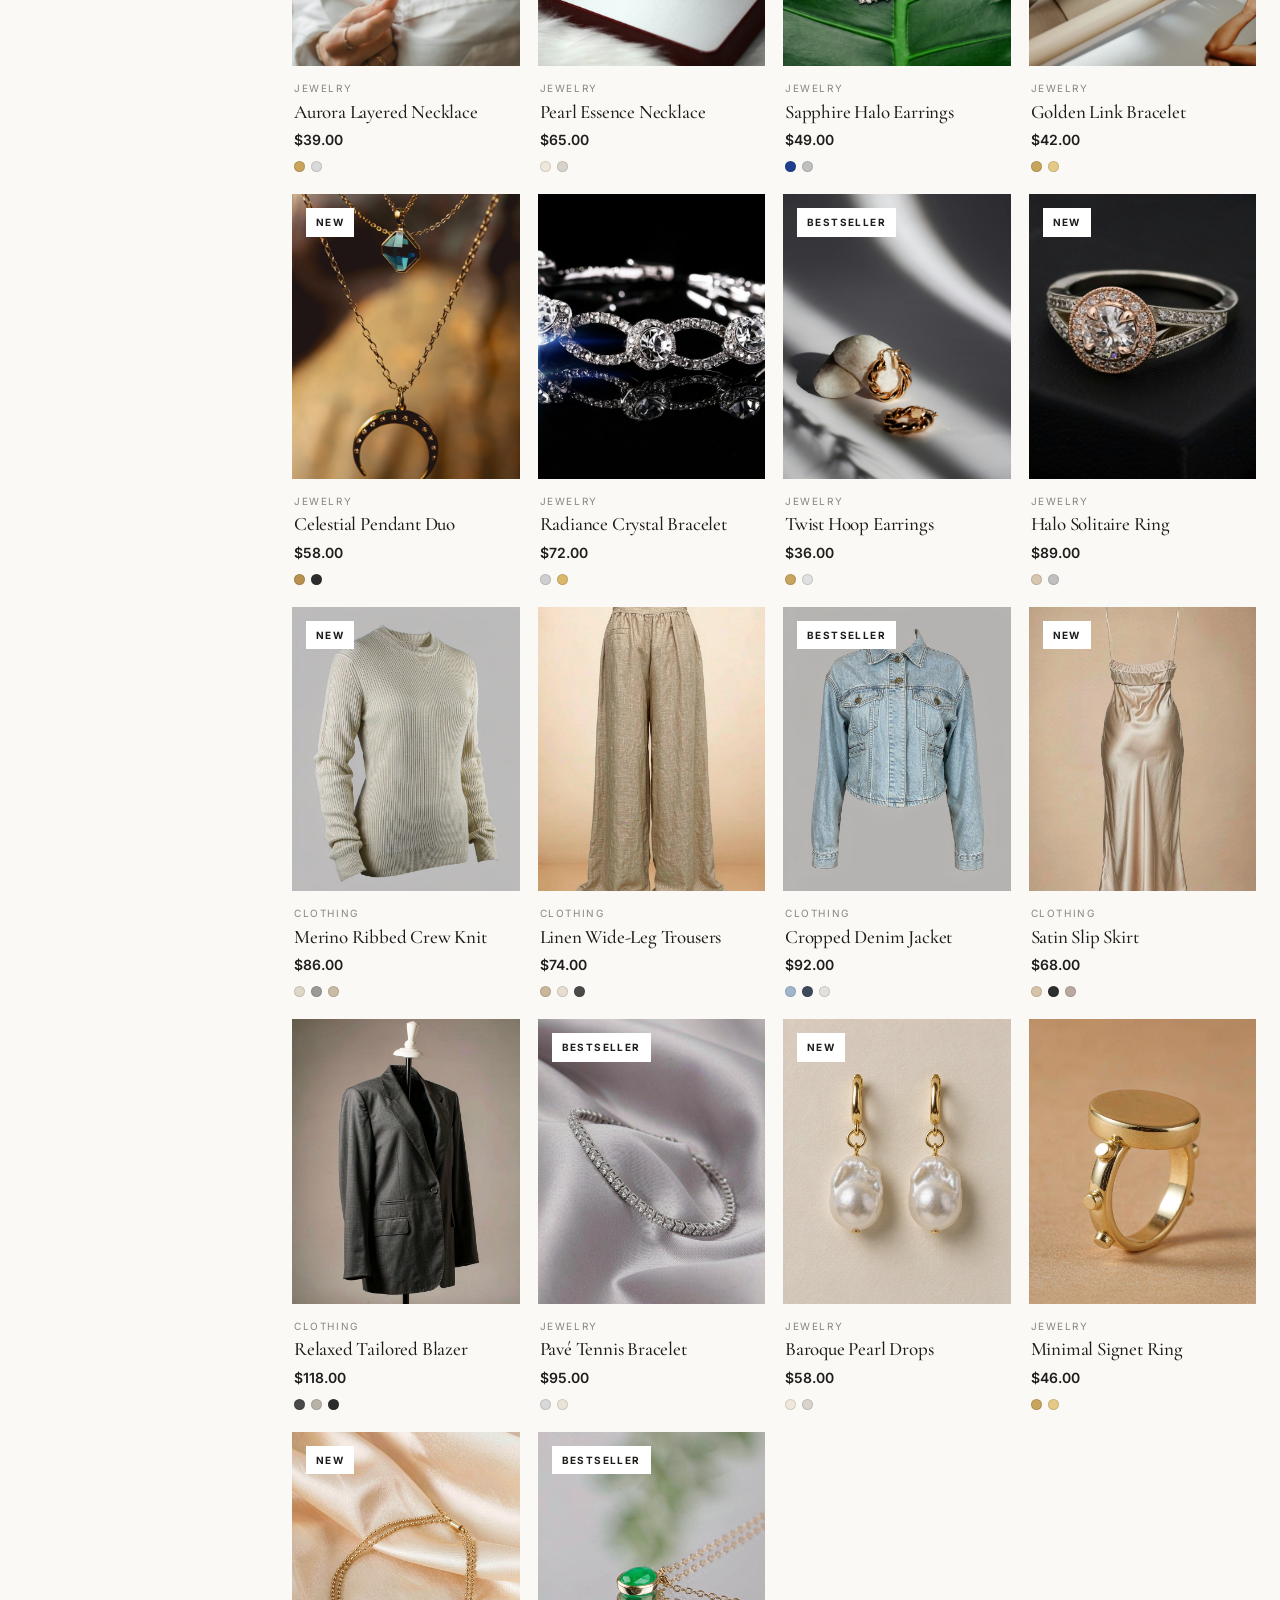
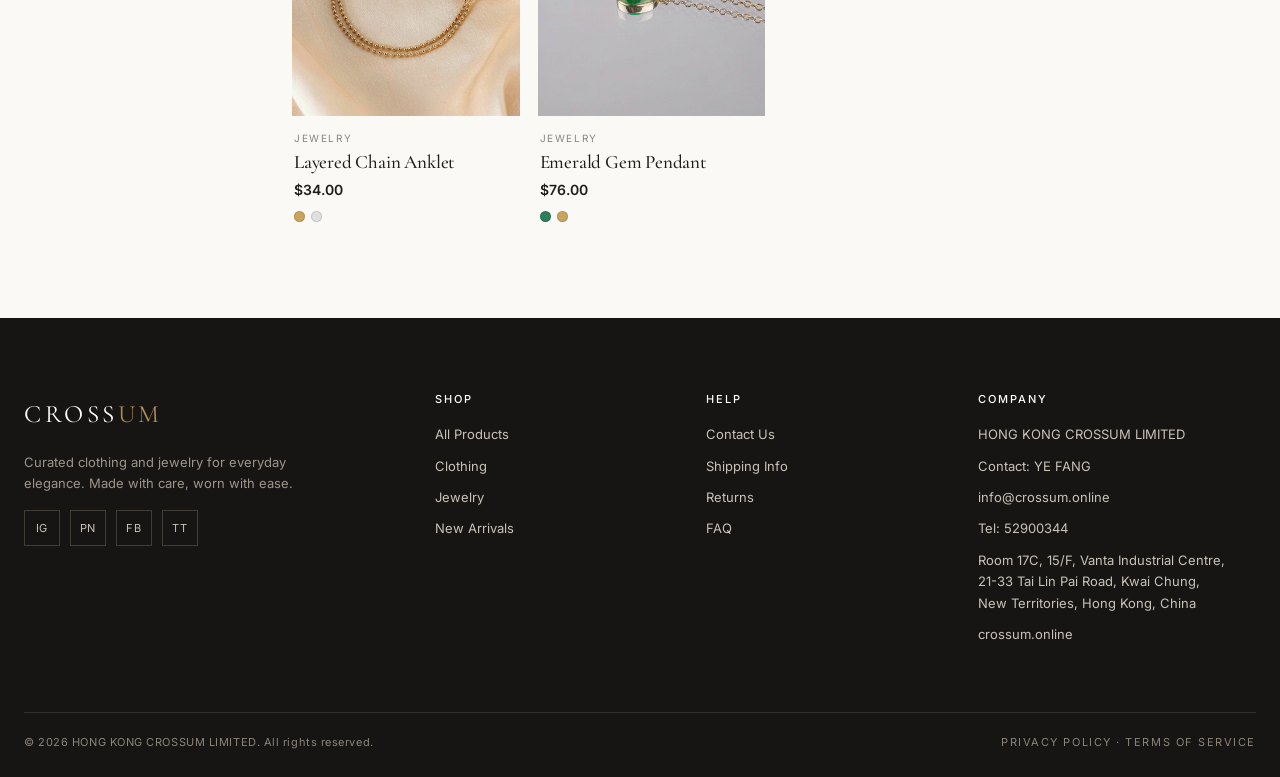
<file: shop.html>
<!DOCTYPE html>
<html lang="en">
<head>
  <meta charset="UTF-8">
  <meta name="viewport" content="width=device-width, initial-scale=1.0">
  <title>Shop All | CROSSUM</title>
  <meta name="description" content="Browse the CROSSUM collection of clothing and jewelry.">
  <link rel="canonical" href="https://crossum.online/shop.html">
  <meta property="og:site_name" content="CROSSUM">
  <link rel="preconnect" href="https://fonts.googleapis.com">
  <link rel="preconnect" href="https://fonts.gstatic.com" crossorigin>
  <link href="https://fonts.googleapis.com/css2?family=Cormorant+Garamond:ital,wght@0,400;0,500;0,600;1,400;1,500&family=Inter:wght@400;500;600;700&display=swap" rel="stylesheet">
  <link rel="stylesheet" href="css/style.css">
</head>
<body>

  <div class="announcement">Complimentary worldwide shipping on orders over $99</div>

  <header class="site-header">
    <div class="container header-inner">
      <button class="icon-btn menu-toggle" id="mobile-toggle" aria-label="Open menu">
        <svg viewBox="0 0 24 24" fill="none" stroke="currentColor" stroke-width="1.6"><path d="M3 6h18M3 12h18M3 18h18"/></svg>
      </button>
      <a href="index.html" class="logo">CROSS<span>UM</span></a>
      <nav class="main-nav">
        <a href="index.html">Home</a>
        <a href="shop.html" class="active">Shop All</a>
        <a href="shop.html?category=clothing">Clothing</a>
        <a href="shop.html?category=jewelry">Jewelry</a>
        <a href="about.html">Our Story</a>
        <a href="contact.html">Contact</a>
      </nav>
      <div class="header-actions">
        <a class="icon-btn" href="shop.html" aria-label="Search products">
          <svg viewBox="0 0 24 24" fill="none" stroke="currentColor" stroke-width="1.5"><circle cx="11" cy="11" r="7"/><path d="m20 20-3.5-3.5"/></svg>
        </a>
        <button class="icon-btn cart-open" aria-label="Open shopping bag">
          <svg viewBox="0 0 24 24" fill="none" stroke="currentColor" stroke-width="1.5"><path d="M6 7h12l1 14H5L6 7Z"/><path d="M9 9V6a3 3 0 0 1 6 0v3"/></svg>
          <span class="cart-count">0</span>
        </button>
      </div>
    </div>
  </header>

  <div class="mobile-menu" id="mobile-menu">
    <button class="close-btn" id="mobile-close" aria-label="Close menu" style="position:absolute;top:20px;right:24px">×</button>
    <a href="index.html">Home</a><a href="shop.html">Shop All</a><a href="shop.html?category=clothing">Clothing</a><a href="shop.html?category=jewelry">Jewelry</a><a href="about.html">Our Story</a><a href="contact.html">Contact</a>
  </div>

  <main>
    <section class="page-head">
      <div class="container">
        <div class="breadcrumb"><a href="index.html">Home</a><span>/</span><span>Shop</span></div>
        <h1>The Collection</h1>
        <p>Everyday pieces, considered details. Find something you will keep reaching for.</p>
      </div>
    </section>

    <section class="container shop-layout">
      <aside class="filters">
        <div class="filter-title">Filters</div>
        <div class="filter-group">
          <div class="filter-title">Category</div>
          <label class="filter-label"><input type="radio" name="category" value="all" checked><span>All Products</span><span>16</span></label>
          <label class="filter-label"><input type="radio" name="category" value="clothing"><span>Clothing</span><span>8</span></label>
          <label class="filter-label"><input type="radio" name="category" value="jewelry"><span>Jewelry</span><span>8</span></label>
        </div>
        <div class="filter-group">
          <div class="filter-title">Price</div>
          <select class="price-select" id="price-filter">
            <option value="all">All prices</option>
            <option value="under50">Under $50</option>
            <option value="50to100">$50 – $100</option>
            <option value="over100">Over $100</option>
          </select>
        </div>
        <button type="button" class="filter-clear" id="clear-filters">Clear all filters</button>
      </aside>

      <div class="shop-products">
        <div class="shop-toolbar">
          <p id="result-count">16 products</p>
          <div class="toolbar-right">
            <input type="search" id="shop-search" class="sort-select" placeholder="Search products" aria-label="Search products">
            <label for="sort-select">Sort by</label>
            <select class="sort-select" id="sort-select">
              <option value="featured">Featured</option>
              <option value="low">Price: Low to High</option>
              <option value="high">Price: High to Low</option>
              <option value="name">Name: A to Z</option>
            </select>
          </div>
        </div>
        <div class="product-grid" id="shop-grid"></div>
      </div>
    </section>
  </main>

  <footer class="site-footer">
    <div class="container footer-grid">
      <div>
        <a href="index.html" class="logo">CROSS<span>UM</span></a>
        <p>Curated clothing and jewelry for everyday elegance. Made with care, worn with ease.</p>
        <div class="socials"><a href="#">IG</a><a href="#">PN</a><a href="#">FB</a><a href="#">TT</a></div>
      </div>
      <div><h4>Shop</h4><ul><li><a href="shop.html">All Products</a></li><li><a href="shop.html?category=clothing">Clothing</a></li><li><a href="shop.html?category=jewelry">Jewelry</a></li><li><a href="shop.html">New Arrivals</a></li></ul></div>
      <div><h4>Help</h4><ul><li><a href="contact.html">Contact Us</a></li><li><a href="contact.html">Shipping Info</a></li><li><a href="contact.html">Returns</a></li><li><a href="contact.html">FAQ</a></li></ul></div>
      <div>
        <h4>Company</h4>
        <ul>
          <li>HONG KONG CROSSUM LIMITED</li>
          <li>Contact: YE FANG</li>
          <li><a href="mailto:info@crossum.online">info@crossum.online</a></li>
          <li>Tel: 52900344</li>
          <li>Room 17C, 15/F, Vanta Industrial Centre,<br>21-33 Tai Lin Pai Road, Kwai Chung,<br>New Territories, Hong Kong, China</li>
          <li><a href="https://crossum.online" target="_blank" rel="noopener">crossum.online</a></li>
        </ul>
      </div>
    </div>
    <div class="container footer-bottom"><span>© 2026 HONG KONG CROSSUM LIMITED. All rights reserved.</span><span>Privacy Policy · Terms of Service</span></div>
  </footer>

  <div class="drawer-overlay" id="drawer-overlay"></div>
  <aside class="cart-drawer" id="cart-drawer" aria-label="Shopping bag">
    <div class="drawer-head"><h2>Your Bag</h2><button class="close-btn" id="drawer-close" aria-label="Close bag">×</button></div>
    <div class="cart-items" id="cart-items"></div>
    <div class="drawer-foot">
      <div class="subtotal-row"><span>Subtotal</span><strong id="cart-subtotal">$0.00</strong></div>
      <p class="drawer-note">Shipping calculated at checkout. Taxes included.</p>
      <button type="button" class="btn btn-block" id="checkout-btn">Proceed to Checkout</button>
    </div>
  </aside>

  <div class="modal-overlay" id="soon-modal">
    <div class="soon-modal" role="dialog" aria-modal="true" aria-labelledby="soon-title">
      <button class="close-btn" data-close-soon aria-label="Close" style="position:absolute;top:12px;right:16px">×</button>
      <div class="soon-icon">✦</div>
      <h2 id="soon-title">Coming Soon!</h2>
      <p>Online payment is not available just yet. We are getting everything ready — thank you for your patience.</p>
      <button type="button" class="btn" data-close-soon>Continue Browsing</button>
    </div>
  </div>
  <div class="toast" id="toast"></div>

  <script src="js/products.js"></script>
  <script src="js/main.js"></script>
</body>
</html>
</file>
<file: css/style.css>
/* ============================================================
   CROSSUM — front-end store styles
   ============================================================ */

:root {
  --ink: #1f1d1b;
  --ink-soft: #55504a;
  --muted: #8b857d;
  --paper: #fbf9f6;
  --paper-2: #f3eee8;
  --line: #e7e0d7;
  --gold: #b08d57;
  --gold-dark: #8e6f3f;
  --white: #ffffff;
  --shadow: 0 18px 45px rgba(31, 29, 27, 0.08);
  --serif: 'Cormorant Garamond', 'Playfair Display', Georgia, serif;
  --sans: 'Inter', -apple-system, BlinkMacSystemFont, 'Segoe UI', Arial, sans-serif;
  --max: 1320px;
}

* { box-sizing: border-box; }

html { scroll-behavior: smooth; }

body {
  margin: 0;
  background: var(--paper);
  color: var(--ink);
  font-family: var(--sans);
  font-size: 15px;
  line-height: 1.65;
  -webkit-font-smoothing: antialiased;
}

body.no-scroll { overflow: hidden; }

img { display: block; max-width: 100%; }
a { color: inherit; text-decoration: none; }
button, input, select, textarea { font: inherit; color: inherit; }
button { cursor: pointer; }

.container {
  width: min(100% - 48px, var(--max));
  margin-inline: auto;
}

.section { padding: 96px 0; }
.section-sm { padding: 64px 0; }

.eyebrow {
  display: inline-block;
  font-size: 11px;
  font-weight: 600;
  letter-spacing: .24em;
  text-transform: uppercase;
  color: var(--gold);
  margin-bottom: 14px;
}

h1, h2, h3, h4 {
  font-family: var(--serif);
  font-weight: 500;
  line-height: 1.08;
  margin: 0 0 18px;
  letter-spacing: -0.01em;
}

h1 { font-size: clamp(44px, 6vw, 82px); }
h2 { font-size: clamp(32px, 4vw, 52px); }
h3 { font-size: 24px; }
p { margin: 0 0 16px; }

.text-center { text-align: center; }
.section-intro { max-width: 620px; margin: 16px auto 44px; color: var(--ink-soft); }

/* ---------- Buttons ---------- */
.btn {
  display: inline-flex;
  align-items: center;
  justify-content: center;
  gap: 10px;
  min-height: 48px;
  padding: 12px 26px;
  border: 1px solid var(--ink);
  background: var(--ink);
  color: var(--white);
  font-size: 12px;
  font-weight: 600;
  letter-spacing: .14em;
  text-transform: uppercase;
  transition: background .25s, color .25s, transform .25s, border-color .25s;
}
.btn:hover { background: var(--gold); border-color: var(--gold); transform: translateY(-2px); }
.btn-outline { background: transparent; color: var(--ink); border-color: var(--ink); }
.btn-outline:hover { background: var(--ink); color: var(--white); border-color: var(--ink); }
.btn-light { background: var(--white); color: var(--ink); border-color: var(--white); }
.btn-light:hover { background: var(--gold); border-color: var(--gold); color: var(--white); }
.btn-gold { background: var(--gold); border-color: var(--gold); }
.btn-gold:hover { background: var(--gold-dark); border-color: var(--gold-dark); }
.btn-block { width: 100%; }
.btn-sm { min-height: 40px; padding: 9px 18px; font-size: 11px; }

.link-underline {
  font-size: 12px;
  font-weight: 600;
  letter-spacing: .14em;
  text-transform: uppercase;
  border-bottom: 1px solid var(--ink);
  padding-bottom: 4px;
  transition: color .2s, border-color .2s;
}
.link-underline:hover { color: var(--gold); border-color: var(--gold); }

/* ---------- Announcement + header ---------- */
.announcement {
  background: var(--ink);
  color: #efe8dd;
  text-align: center;
  font-size: 11px;
  letter-spacing: .16em;
  text-transform: uppercase;
  padding: 9px 16px;
}

.site-header {
  position: sticky;
  top: 0;
  z-index: 60;
  background: rgba(251, 249, 246, .96);
  backdrop-filter: blur(12px);
  border-bottom: 1px solid var(--line);
}

.header-inner {
  height: 78px;
  display: flex;
  align-items: center;
  justify-content: space-between;
  gap: 24px;
}

.logo {
  font-family: var(--serif);
  font-size: 25px;
  letter-spacing: .14em;
  white-space: nowrap;
}
.logo span { color: var(--gold); }

.main-nav { display: flex; align-items: center; gap: 34px; }
.main-nav a {
  font-size: 12px;
  font-weight: 500;
  letter-spacing: .1em;
  text-transform: uppercase;
  position: relative;
  padding: 6px 0;
}
.main-nav a::after {
  content: '';
  position: absolute;
  left: 0; bottom: 0;
  width: 0; height: 1px;
  background: var(--gold);
  transition: width .25s;
}
.main-nav a:hover::after, .main-nav a.active::after { width: 100%; }
.main-nav a.active { color: var(--gold); }

.header-actions { display: flex; align-items: center; gap: 18px; }

.icon-btn {
  position: relative;
  width: 38px; height: 38px;
  display: grid;
  place-items: center;
  border: 0;
  background: transparent;
  color: var(--ink);
  transition: color .2s;
}
.icon-btn:hover { color: var(--gold); }
.icon-btn svg { width: 20px; height: 20px; }

.cart-count {
  position: absolute;
  top: 1px; right: 0;
  min-width: 17px; height: 17px;
  padding: 0 4px;
  border-radius: 20px;
  background: var(--gold);
  color: #fff;
  font-size: 10px;
  font-weight: 700;
  line-height: 17px;
  text-align: center;
}

.menu-toggle { display: none; }

/* ---------- Hero ---------- */
.hero { position: relative; overflow: hidden; background: var(--paper-2); }
.hero-grid {
  display: grid;
  grid-template-columns: 1.02fr .98fr;
  min-height: 620px;
}
.hero-copy {
  display: flex;
  flex-direction: column;
  justify-content: center;
  padding: 70px 6% 70px 0;
}
.hero-copy h1 { margin-bottom: 22px; }
.hero-copy h1 em { color: var(--gold); font-style: italic; }
.hero-copy p.lead { max-width: 460px; color: var(--ink-soft); font-size: 16px; margin-bottom: 34px; }
.hero-buttons { display: flex; flex-wrap: wrap; gap: 14px; }
.hero-meta {
  display: flex;
  gap: 36px;
  margin-top: 52px;
  padding-top: 24px;
  border-top: 1px solid var(--line);
}
.hero-meta strong { display: block; font-family: var(--serif); font-size: 28px; line-height: 1; }
.hero-meta span { font-size: 11px; letter-spacing: .12em; text-transform: uppercase; color: var(--muted); }

.hero-visual { position: relative; min-height: 620px; }
.hero-visual img { width: 100%; height: 100%; object-fit: cover; object-position: center 28%; }
.hero-tag {
  position: absolute;
  left: -46px; bottom: 44px;
  background: var(--white);
  padding: 22px 26px;
  box-shadow: var(--shadow);
  max-width: 240px;
}
.hero-tag span { display: block; font-size: 10px; letter-spacing: .2em; text-transform: uppercase; color: var(--gold); }
.hero-tag strong { font-family: var(--serif); font-size: 21px; font-weight: 500; }

/* ---------- Trust strip ---------- */
.trust-strip { border-block: 1px solid var(--line); background: var(--paper); }
.trust-grid { display: grid; grid-template-columns: repeat(4, 1fr); }
.trust-item {
  display: flex; align-items: center; justify-content: center; gap: 12px;
  padding: 24px 12px;
  font-size: 11px; font-weight: 600; letter-spacing: .12em; text-transform: uppercase;
}
.trust-item + .trust-item { border-left: 1px solid var(--line); }
.trust-item svg { width: 21px; height: 21px; color: var(--gold); }

/* ---------- Categories ---------- */
.cat-grid { display: grid; grid-template-columns: repeat(3, 1fr); gap: 20px; }
.cat-card { position: relative; overflow: hidden; aspect-ratio: 4 / 5; background: var(--paper-2); }
.cat-card img { width: 100%; height: 100%; object-fit: cover; transition: transform .7s ease; }
.cat-card:hover img { transform: scale(1.06); }
.cat-card::after {
  content: '';
  position: absolute; inset: 0;
  background: linear-gradient(to top, rgba(20,18,16,.68), rgba(20,18,16,0) 55%);
}
.cat-card-body { position: absolute; z-index: 2; left: 28px; bottom: 28px; color: #fff; }
.cat-card-body h3 { margin: 0 0 6px; font-size: 32px; color: #fff; }
.cat-card-body span { font-size: 11px; letter-spacing: .14em; text-transform: uppercase; }

/* ---------- Product cards ---------- */
.product-grid { display: grid; grid-template-columns: repeat(4, 1fr); gap: 22px 18px; }
.product-grid.cols-3 { grid-template-columns: repeat(3, 1fr); }

.product-card { position: relative; }
.product-media {
  position: relative;
  aspect-ratio: 4 / 5;
  overflow: hidden;
  background: var(--paper-2);
}
.product-media > a { display: block; height: 100%; }
.product-media img { width: 100%; height: 100%; object-fit: cover; transition: transform .6s ease; }
.product-card:hover .product-media img { transform: scale(1.05); }

.product-badge {
  position: absolute; top: 14px; left: 14px; z-index: 2;
  background: var(--white);
  color: var(--ink);
  font-size: 10px; font-weight: 700; letter-spacing: .14em; text-transform: uppercase;
  padding: 6px 10px;
}

.quick-actions {
  position: absolute; left: 12px; right: 12px; bottom: 12px; z-index: 2;
  display: flex; gap: 8px;
  transform: translateY(12px);
  opacity: 0;
  transition: opacity .25s, transform .25s;
}
.product-card:hover .quick-actions, .product-card:focus-within .quick-actions { opacity: 1; transform: none; }
.quick-actions .btn { flex: 1; background: rgba(255,255,255,.95); color: var(--ink); border-color: rgba(255,255,255,.95); }
.quick-actions .btn:hover { background: var(--gold); border-color: var(--gold); color: #fff; }

.product-info { padding: 14px 2px 0; }
.product-cat { font-size: 10px; letter-spacing: .16em; text-transform: uppercase; color: var(--muted); }
.product-info h3 { font-size: 19px; margin: 5px 0 6px; }
.product-info h3 a:hover { color: var(--gold); }
.product-price { font-weight: 600; font-size: 14px; }
.color-dots { display: flex; gap: 6px; margin-top: 10px; }
.color-dots i { width: 11px; height: 11px; border-radius: 50%; border: 1px solid rgba(0,0,0,.12); }

/* ---------- Story ---------- */
.story-grid { display: grid; grid-template-columns: 1fr 1fr; align-items: center; gap: 88px; }
.story-visual { position: relative; }
.story-visual img { width: 100%; height: 560px; object-fit: cover; }
.story-visual .story-note {
  position: absolute; right: -36px; bottom: -30px;
  background: var(--white); padding: 30px 32px; box-shadow: var(--shadow); max-width: 240px;
}
.story-note strong { display: block; font-family: var(--serif); font-size: 40px; line-height: 1; color: var(--gold); }
.story-note span { font-size: 11px; letter-spacing: .12em; text-transform: uppercase; color: var(--muted); }
.story-copy p { color: var(--ink-soft); max-width: 500px; }
.story-list { list-style: none; padding: 0; margin: 26px 0 32px; }
.story-list li { padding: 12px 0 12px 30px; border-bottom: 1px solid var(--line); position: relative; }
.story-list li::before { content: '✦'; position: absolute; left: 0; color: var(--gold); font-size: 13px; }

/* ---------- Testimonials ---------- */
.testimonials { background: var(--paper-2); }
.testi-grid { display: grid; grid-template-columns: repeat(3, 1fr); gap: 20px; }
.testi-card { background: var(--white); padding: 36px 32px; }
.stars { color: var(--gold); letter-spacing: 3px; font-size: 14px; margin-bottom: 16px; }
.testi-card blockquote { font-family: var(--serif); font-size: 21px; line-height: 1.45; margin: 0 0 22px; }
.testi-card cite { font-style: normal; font-size: 11px; letter-spacing: .14em; text-transform: uppercase; color: var(--muted); }

/* ---------- Newsletter ---------- */
.newsletter { background: var(--ink); color: #fff; }
.newsletter .container { display: flex; align-items: center; justify-content: space-between; gap: 40px; }
.newsletter h2 { margin: 0 0 8px; font-size: 38px; }
.newsletter p { margin: 0; color: #b8b1a8; }
.newsletter-form { display: flex; min-width: 420px; }
.newsletter-form input {
  flex: 1; min-height: 52px; padding: 0 18px;
  border: 1px solid #55504a; border-right: 0;
  background: transparent; color: #fff; outline: none;
}
.newsletter-form input::placeholder { color: #8d867d; }
.newsletter-form input:focus { border-color: var(--gold); }
.newsletter-form .btn { min-height: 52px; }

/* ---------- Footer ---------- */
.site-footer { background: #171513; color: #c9c2b9; padding: 76px 0 26px; }
.footer-grid { display: grid; grid-template-columns: 1.6fr 1fr 1fr 1.2fr; gap: 40px; }
.site-footer .logo { color: #fff; display: inline-block; margin-bottom: 16px; }
.footer-grid p { font-size: 13px; max-width: 280px; color: #9d958b; }
.footer-grid h4 { font-family: var(--sans); font-size: 11px; letter-spacing: .18em; text-transform: uppercase; color: #fff; margin-bottom: 18px; }
.footer-grid ul { list-style: none; padding: 0; margin: 0; }
.footer-grid li { margin-bottom: 10px; font-size: 13px; }
.footer-grid li a:hover { color: var(--gold); }
.socials { display: flex; gap: 10px; }
.socials a {
  width: 36px; height: 36px; border: 1px solid #413c36;
  display: grid; place-items: center; font-size: 11px; letter-spacing: .05em;
}
.socials a:hover { border-color: var(--gold); color: var(--gold); }
.footer-bottom {
  border-top: 1px solid #332f2b; margin-top: 56px; padding-top: 20px;
  display: flex; justify-content: space-between; gap: 20px;
  font-size: 11px; color: #8b847b; letter-spacing: .05em;
}
.footer-bottom span:last-child { letter-spacing: .14em; text-transform: uppercase; }

/* ---------- Page header / breadcrumb ---------- */
.page-head { background: var(--paper-2); padding: 64px 0 58px; text-align: center; }
.page-head h1 { font-size: clamp(42px, 5vw, 68px); margin-bottom: 10px; }
.page-head p { color: var(--ink-soft); max-width: 540px; margin: 0 auto; }
.breadcrumb { display: flex; justify-content: center; gap: 8px; font-size: 11px; letter-spacing: .1em; text-transform: uppercase; color: var(--muted); margin-bottom: 18px; }
.breadcrumb a:hover { color: var(--gold); }
.breadcrumb span:last-child { color: var(--ink); }

/* ---------- Shop ---------- */
.shop-layout { display: grid; grid-template-columns: 222px 1fr; gap: 46px; padding-block: 66px 96px; }
.filter-title { font-family: var(--sans); font-size: 11px; font-weight: 700; letter-spacing: .18em; text-transform: uppercase; margin-bottom: 16px; }
.filter-group { padding: 20px 0; border-bottom: 1px solid var(--line); }
.filter-group:first-of-type { padding-top: 0; }
.filter-label { display: flex; align-items: center; gap: 10px; padding: 6px 0; font-size: 14px; cursor: pointer; }
.filter-label input { accent-color: var(--gold); width: 15px; height: 15px; }
.filter-label span:last-child { margin-left: auto; color: var(--muted); font-size: 12px; }
.price-select, .sort-select {
  width: 100%; min-height: 44px; padding: 0 12px;
  background: var(--white); border: 1px solid var(--line); outline: none;
}
.price-select:focus, .sort-select:focus { border-color: var(--gold); }
.filter-clear { background: none; border: 0; padding: 18px 0 0; font-size: 11px; letter-spacing: .12em; text-transform: uppercase; color: var(--gold); }

.shop-toolbar {
  display: flex; justify-content: space-between; align-items: center; gap: 20px;
  padding-bottom: 22px; margin-bottom: 26px; border-bottom: 1px solid var(--line);
}
.shop-toolbar p { margin: 0; font-size: 12px; color: var(--muted); letter-spacing: .08em; text-transform: uppercase; }
.toolbar-right { display: flex; align-items: center; gap: 12px; }
.toolbar-right label { font-size: 11px; letter-spacing: .12em; text-transform: uppercase; color: var(--muted); }
.sort-select { width: 190px; min-height: 40px; }

.empty-state { grid-column: 1 / -1; text-align: center; padding: 80px 20px; color: var(--muted); }
.empty-state h3 { color: var(--ink); }

/* ---------- Product detail ---------- */
.detail-layout { display: grid; grid-template-columns: 1.08fr .92fr; gap: 72px; padding-block: 60px 100px; }
.gallery-main { aspect-ratio: 4 / 5; overflow: hidden; background: var(--paper-2); }
.gallery-main img { width: 100%; height: 100%; object-fit: cover; }
.gallery-thumbs { display: flex; gap: 10px; margin-top: 12px; }
.gallery-thumbs button { width: 78px; height: 94px; padding: 0; border: 1px solid transparent; background: var(--paper-2); overflow: hidden; }
.gallery-thumbs button.active { border-color: var(--gold); }
.gallery-thumbs img { width: 100%; height: 100%; object-fit: cover; }

.detail-cat { font-size: 11px; letter-spacing: .18em; text-transform: uppercase; color: var(--gold); }
.detail-info h1 { font-size: clamp(38px, 4vw, 56px); margin: 10px 0 14px; }
.detail-price { font-size: 24px; font-weight: 600; }
.detail-rating { font-size: 12px; color: var(--muted); margin: 12px 0 22px; }
.detail-rating b { color: var(--gold); letter-spacing: 2px; }
.detail-desc { color: var(--ink-soft); margin-bottom: 26px; }
.option-label { font-size: 11px; font-weight: 700; letter-spacing: .14em; text-transform: uppercase; margin-bottom: 10px; }
.option-row { display: flex; flex-wrap: wrap; gap: 8px; margin-bottom: 22px; }
.option-chip {
  min-width: 44px; min-height: 40px; padding: 8px 14px;
  border: 1px solid var(--line); background: var(--white);
  font-size: 12px; transition: border-color .2s, color .2s;
}
.option-chip:hover, .option-chip.active { border-color: var(--ink); }
.option-chip.color { width: 30px; min-width: 30px; height: 30px; min-height: 30px; padding: 3px; border-radius: 50%; }
.option-chip.color i { display: block; width: 100%; height: 100%; border-radius: 50%; }
.option-chip.color.active { border-color: var(--gold); box-shadow: 0 0 0 1px var(--gold); }

.qty-row { display: flex; align-items: center; gap: 18px; margin-bottom: 26px; }
.qty-stepper { display: inline-flex; align-items: center; border: 1px solid var(--line); background: var(--white); }
.qty-stepper button { width: 40px; height: 44px; border: 0; background: none; font-size: 17px; }
.qty-stepper button:hover { color: var(--gold); }
.qty-stepper span { min-width: 34px; text-align: center; font-size: 14px; font-weight: 600; }
.detail-buttons { display: flex; gap: 12px; flex-wrap: wrap; }
.detail-buttons .btn { flex: 1; min-width: 170px; }

.detail-accordion { margin-top: 30px; border-top: 1px solid var(--line); }
.acc-item { border-bottom: 1px solid var(--line); }
.acc-trigger {
  width: 100%; display: flex; justify-content: space-between; align-items: center;
  padding: 18px 0; background: none; border: 0; text-align: left;
  font-size: 12px; font-weight: 600; letter-spacing: .12em; text-transform: uppercase;
}
.acc-trigger span:last-child { font-size: 18px; font-weight: 400; color: var(--gold); }
.acc-panel { display: none; padding-bottom: 18px; color: var(--ink-soft); font-size: 14px; }
.acc-panel.open { display: block; }
.acc-panel ul { margin: 0; padding-left: 18px; }

/* ---------- About ---------- */
.about-hero { display: grid; grid-template-columns: 1fr 1fr; min-height: 520px; }
.about-hero-copy { display: flex; flex-direction: column; justify-content: center; padding: 70px 7% 70px 0; }
.about-hero img { width: 100%; height: 100%; object-fit: cover; }
.values-grid { display: grid; grid-template-columns: repeat(3, 1fr); gap: 24px; }
.value-card { padding: 38px 32px; border: 1px solid var(--line); background: var(--white); }
.value-num { font-family: var(--serif); font-size: 38px; color: var(--gold); margin-bottom: 12px; }
.value-card h3 { font-size: 24px; }
.value-card p { color: var(--ink-soft); margin: 0; font-size: 14px; }
.stats-band { background: var(--paper-2); }
.stats-grid { display: grid; grid-template-columns: repeat(4, 1fr); text-align: center; }
.stats-grid > div { padding: 44px 12px; }
.stats-grid > div + div { border-left: 1px solid var(--line); }
.stats-grid strong { display: block; font-family: var(--serif); font-size: 46px; line-height: 1; color: var(--gold); }
.stats-grid span { font-size: 11px; letter-spacing: .14em; text-transform: uppercase; color: var(--muted); }

/* ---------- Contact ---------- */
.contact-layout { display: grid; grid-template-columns: 1fr 1fr; gap: 80px; padding-block: 76px 100px; }
.contact-info h2 { margin-bottom: 18px; }
.contact-info > p { color: var(--ink-soft); max-width: 460px; }
.info-list { list-style: none; padding: 0; margin: 34px 0; }
.info-list li { display: flex; gap: 16px; padding: 16px 0; border-bottom: 1px solid var(--line); }
.info-icon {
  width: 42px; height: 42px; flex: 0 0 42px; display: grid; place-items: center;
  background: var(--paper-2); color: var(--gold); font-size: 17px;
}
.info-list strong { display: block; font-size: 12px; letter-spacing: .12em; text-transform: uppercase; margin-bottom: 3px; }
.info-list span { font-size: 14px; color: var(--ink-soft); }
.info-list a:hover { color: var(--gold); }
.contact-form-wrap { background: var(--white); border: 1px solid var(--line); padding: 38px; }
.form-row { display: grid; grid-template-columns: 1fr 1fr; gap: 16px; }
.field { margin-bottom: 18px; }
.field label { display: block; font-size: 11px; font-weight: 600; letter-spacing: .12em; text-transform: uppercase; margin-bottom: 8px; }
.field input, .field select, .field textarea {
  width: 100%; min-height: 48px; padding: 12px 14px;
  border: 1px solid var(--line); background: var(--paper); outline: none;
}
.field textarea { min-height: 130px; resize: vertical; }
.field input:focus, .field select:focus, .field textarea:focus { border-color: var(--gold); }

/* ---------- Cart drawer ---------- */
.drawer-overlay {
  position: fixed; inset: 0; z-index: 100;
  background: rgba(20, 18, 16, .45);
  opacity: 0; visibility: hidden; transition: opacity .3s, visibility .3s;
}
.drawer-overlay.show { opacity: 1; visibility: visible; }
.cart-drawer {
  position: fixed; top: 0; right: 0; bottom: 0; z-index: 101;
  width: min(100%, 430px);
  background: var(--paper);
  display: flex; flex-direction: column;
  transform: translateX(100%); transition: transform .35s ease;
  box-shadow: -14px 0 50px rgba(0,0,0,.12);
}
.cart-drawer.show { transform: none; }
.drawer-head { display: flex; justify-content: space-between; align-items: center; padding: 24px 26px; border-bottom: 1px solid var(--line); }
.drawer-head h2 { font-size: 28px; margin: 0; }
.close-btn { width: 36px; height: 36px; border: 0; background: none; font-size: 25px; line-height: 1; color: var(--ink); }
.close-btn:hover { color: var(--gold); }
.cart-items { flex: 1; overflow-y: auto; padding: 10px 26px; }
.cart-empty { text-align: center; padding: 90px 10px; color: var(--muted); }
.cart-empty svg { width: 54px; height: 54px; margin: 0 auto 20px; color: var(--line); }
.cart-item { display: grid; grid-template-columns: 84px 1fr; gap: 16px; padding: 20px 0; border-bottom: 1px solid var(--line); }
.cart-item img { width: 84px; height: 104px; object-fit: cover; background: var(--paper-2); }
.cart-item-top { display: flex; justify-content: space-between; gap: 10px; }
.cart-item h4 { font-family: var(--serif); font-size: 18px; margin: 0 0 4px; font-weight: 500; }
.cart-item .ci-meta { font-size: 11px; color: var(--muted); letter-spacing: .06em; }
.cart-item .ci-price { font-weight: 600; white-space: nowrap; }
.cart-item-bottom { display: flex; justify-content: space-between; align-items: center; margin-top: 14px; }
.cart-qty { display: inline-flex; align-items: center; border: 1px solid var(--line); }
.cart-qty button { width: 30px; height: 30px; border: 0; background: none; font-size: 14px; }
.cart-qty button:hover { color: var(--gold); }
.cart-qty span { min-width: 26px; text-align: center; font-size: 13px; }
.remove-item { background: none; border: 0; padding: 4px; font-size: 11px; letter-spacing: .06em; color: var(--muted); text-decoration: underline; }
.remove-item:hover { color: #b04141; }
.drawer-foot { padding: 22px 26px 26px; border-top: 1px solid var(--line); background: var(--white); }
.subtotal-row { display: flex; justify-content: space-between; align-items: center; margin-bottom: 6px; }
.subtotal-row span { font-size: 12px; letter-spacing: .12em; text-transform: uppercase; }
.subtotal-row strong { font-family: var(--serif); font-size: 27px; font-weight: 500; }
.drawer-note { font-size: 11px; color: var(--muted); margin: 0 0 18px; }

/* ---------- Coming soon modal + toast ---------- */
.modal-overlay {
  position: fixed; inset: 0; z-index: 200;
  display: grid; place-items: center;
  background: rgba(20, 18, 16, .55);
  opacity: 0; visibility: hidden; transition: opacity .25s, visibility .25s;
  padding: 20px;
}
.modal-overlay.show { opacity: 1; visibility: visible; }
.soon-modal {
  position: relative;
  width: min(100%, 440px); background: var(--paper); padding: 48px 42px 42px;
  text-align: center; transform: translateY(18px) scale(.98); transition: transform .25s;
  box-shadow: 0 30px 80px rgba(0,0,0,.25);
}
.modal-overlay.show .soon-modal { transform: none; }
.soon-icon {
  width: 64px; height: 64px; margin: 0 auto 20px; border-radius: 50%;
  border: 1px solid var(--gold); color: var(--gold);
  display: grid; place-items: center; font-size: 26px;
}
.soon-modal h2 { font-size: 36px; margin-bottom: 10px; }
.soon-modal p { color: var(--ink-soft); font-size: 14px; margin-bottom: 26px; }

.toast {
  position: fixed; left: 50%; bottom: 30px; z-index: 300;
  transform: translate(-50%, 16px);
  background: var(--ink); color: #fff;
  padding: 13px 22px; font-size: 12px; letter-spacing: .06em;
  opacity: 0; visibility: hidden; transition: opacity .25s, transform .25s, visibility .25s;
  box-shadow: var(--shadow);
}
.toast.show { opacity: 1; visibility: visible; transform: translate(-50%, 0); }

/* ---------- Mobile menu ---------- */
.mobile-menu {
  position: fixed; inset: 0; z-index: 90; background: var(--paper);
  padding: 110px 30px 40px; transform: translateX(100%); transition: transform .3s ease;
}
.mobile-menu.show { transform: none; }
.mobile-menu a { display: block; font-family: var(--serif); font-size: 34px; padding: 12px 0; border-bottom: 1px solid var(--line); }
.mobile-menu a:hover { color: var(--gold); }

/* ---------- Responsive ---------- */
@media (max-width: 1100px) {
  .product-grid { grid-template-columns: repeat(3, 1fr); }
  .hero-grid, .about-hero { min-height: 540px; }
  .hero-visual, .hero-grid { min-height: 540px; }
  .story-grid { gap: 50px; }
  .story-visual img { height: 480px; }
  .newsletter-form { min-width: 330px; }
  .detail-layout { gap: 40px; }
}

@media (max-width: 900px) {
  .main-nav { display: none; }
  .menu-toggle { display: grid; }
  .container { width: min(100% - 32px, var(--max)); }
  .section { padding: 72px 0; }
  .hero-grid, .about-hero { grid-template-columns: 1fr; }
  .hero-copy { padding: 64px 0 40px; }
  .hero-visual { min-height: 440px; }
  .hero-tag { left: 20px; }
  .cat-grid, .testi-grid, .values-grid { grid-template-columns: 1fr 1fr; }
  .cat-grid .cat-card:last-child { grid-column: 1 / -1; aspect-ratio: 16 / 9; }
  .trust-grid { grid-template-columns: 1fr 1fr; }
  .trust-item:nth-child(3) { border-left: 0; }
  .trust-item:nth-child(n+3) { border-top: 1px solid var(--line); }
  .story-grid { grid-template-columns: 1fr; }
  .story-visual img { height: 420px; }
  .story-visual .story-note { right: 16px; bottom: -24px; }
  .newsletter .container { flex-direction: column; text-align: center; }
  .newsletter-form { width: min(100%, 520px); min-width: 0; }
  .footer-grid { grid-template-columns: 1fr 1fr; gap: 32px; }
  .shop-layout { grid-template-columns: 1fr; gap: 28px; }
  .filters aside { display: grid; grid-template-columns: repeat(3, 1fr); gap: 20px; }
  .filter-group { border: 0; padding: 0; }
  .detail-layout, .contact-layout { grid-template-columns: 1fr; gap: 42px; }
  .gallery-main { max-height: 620px; }
  .stats-grid { grid-template-columns: 1fr 1fr; }
  .stats-grid > div:nth-child(3) { border-left: 0; border-top: 1px solid var(--line); }
  .stats-grid > div:nth-child(4) { border-top: 1px solid var(--line); }
}

@media (max-width: 640px) {
  .header-inner { height: 66px; }
  .logo { font-size: 21px; }
  .header-actions { gap: 4px; }
  h1 { font-size: 43px; }
  .hero-buttons .btn { flex: 1 1 100%; }
  .hero-meta { gap: 20px; }
  .hero-meta strong { font-size: 22px; }
  .cat-grid, .testi-grid, .values-grid { grid-template-columns: 1fr; }
  .cat-grid .cat-card:last-child { aspect-ratio: 4 / 5; }
  .product-grid, .product-grid.cols-3 { grid-template-columns: 1fr 1fr; gap: 20px 12px; }
  .quick-actions { opacity: 1; transform: none; }
  .quick-actions .btn { padding: 8px; font-size: 10px; }
  .product-info h3 { font-size: 16px; }
  .filters aside { grid-template-columns: 1fr 1fr; }
  .shop-toolbar { flex-direction: column; align-items: flex-start; }
  .sort-select { width: 100%; }
  .toolbar-right { width: 100%; flex-direction: column; align-items: flex-start; }
  .newsletter-form { flex-direction: column; }
  .newsletter-form input { border-right: 1px solid #55504a; }
  .footer-grid { grid-template-columns: 1fr; }
  .footer-bottom { flex-direction: column; }
  .form-row { grid-template-columns: 1fr; }
  .contact-form-wrap { padding: 24px; }
  .detail-buttons .btn { min-width: 0; }
  .soon-modal { padding: 36px 24px; }
}
</file>
